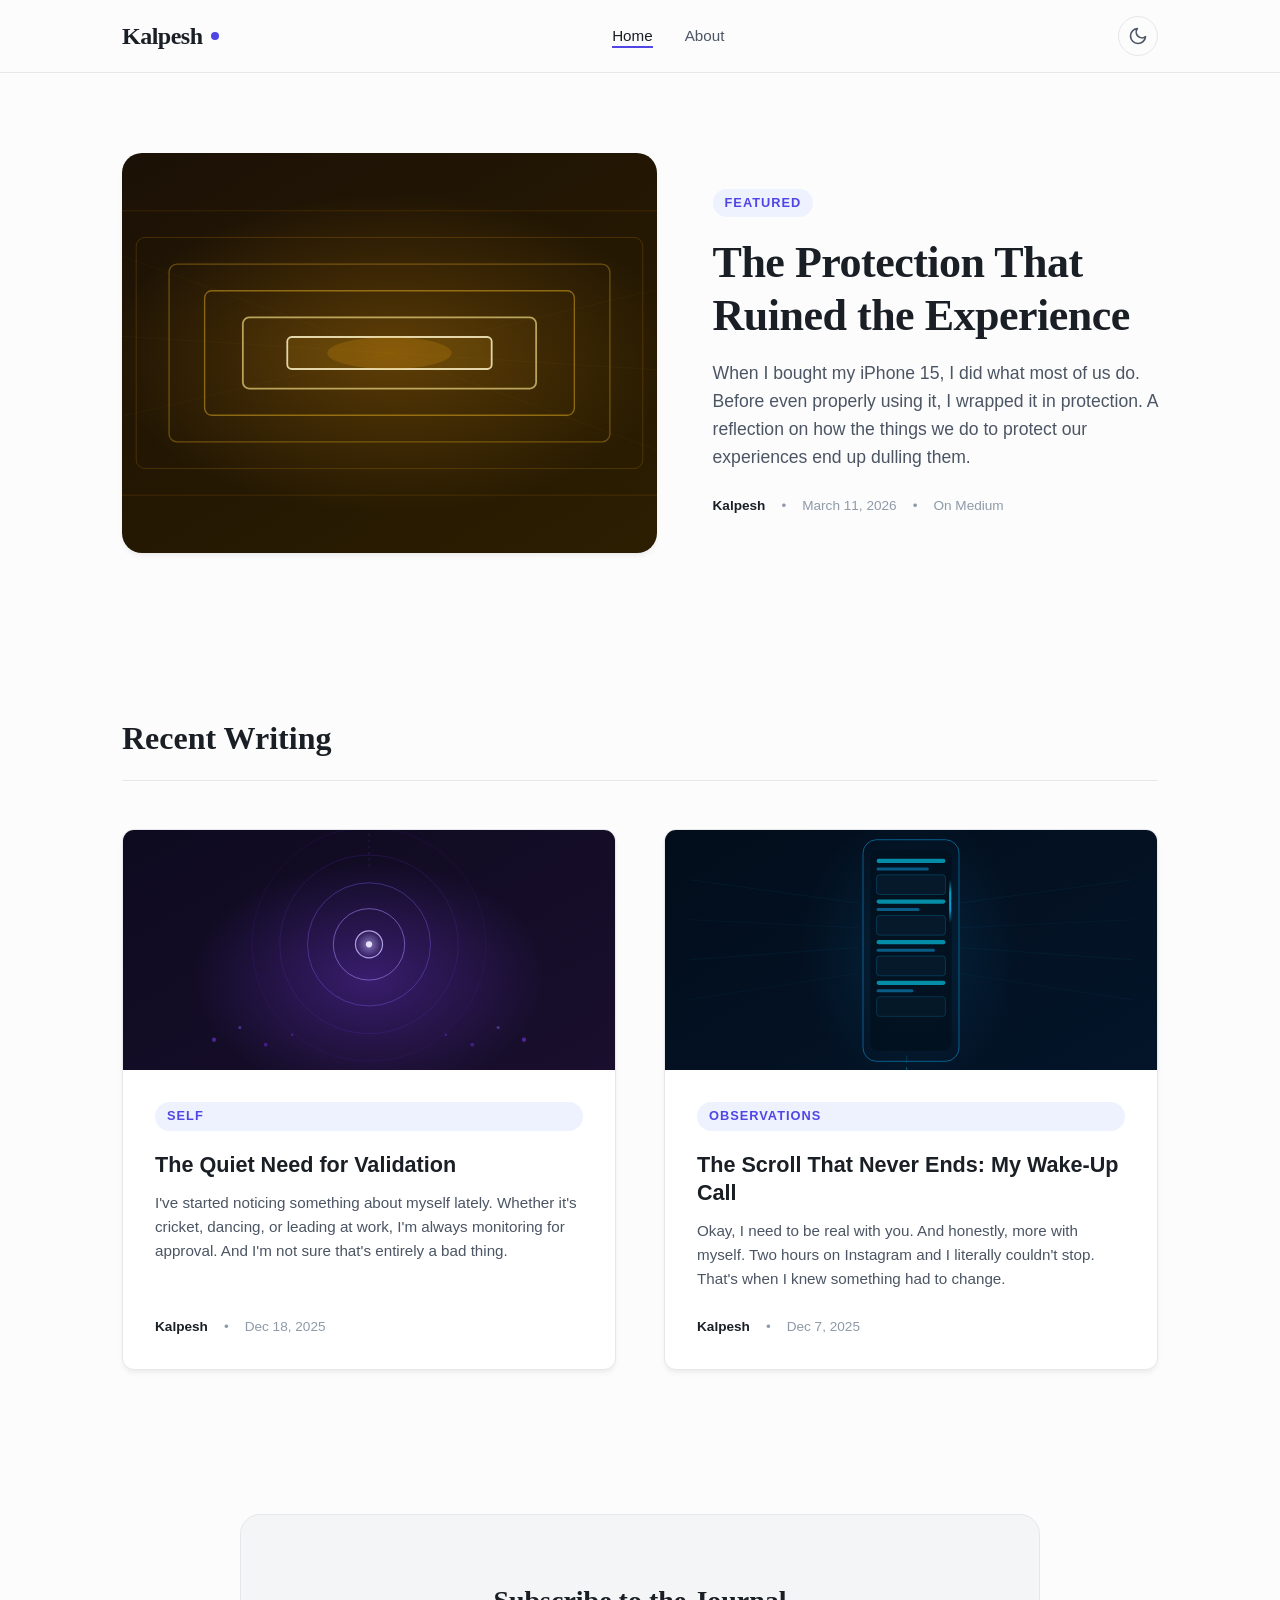
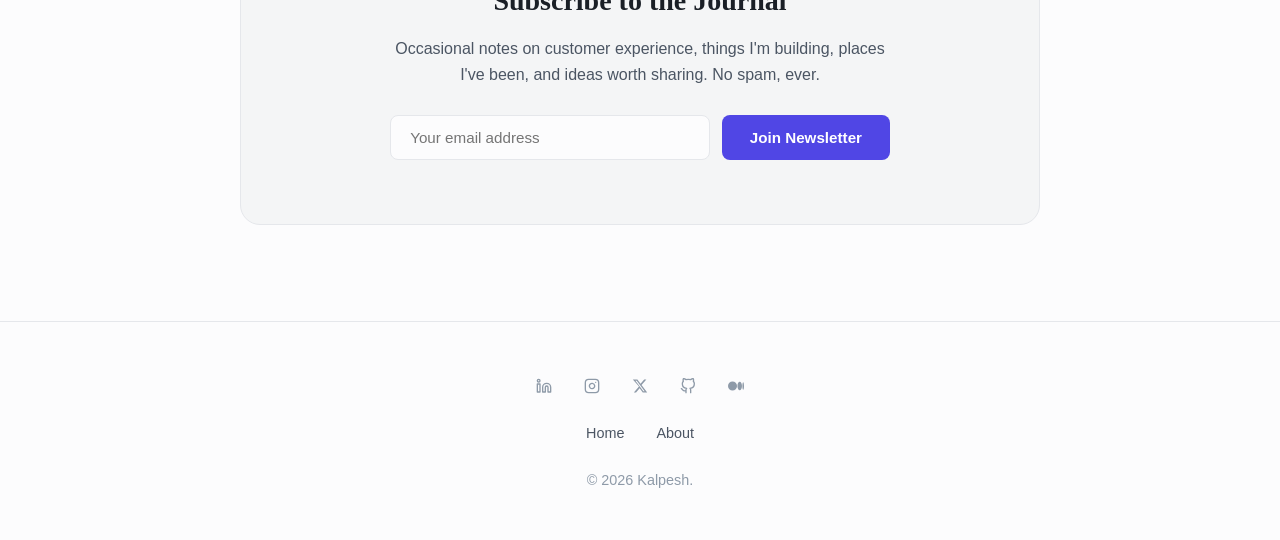
<file: index.html>
<!DOCTYPE html>
<html lang="en" data-theme="light">
<head>
    <meta charset="UTF-8">
    <meta name="viewport" content="width=device-width, initial-scale=1.0">
    <meta http-equiv="Content-Security-Policy" content="default-src 'self'; style-src 'self' 'unsafe-inline'; script-src 'self'; img-src 'self' data:; font-src 'self'; form-action 'self'; object-src 'none'; base-uri 'self';">
    <meta name="referrer" content="strict-origin-when-cross-origin">
    <title>Kalpesh Gohil — Journal</title>
    <meta name="description" content="A personal space where I write about customer experience, vibe coding, travel, and lessons from everyday life.">
    
    <!-- CSS Stylesheet -->
    <link rel="icon" type="image/svg+xml" href="favicon.svg">
    <link rel="stylesheet" href="css/style.css">
</head>
<body>

    <!-- Header & Navigation -->
    <header>
        <div class="container nav-container">
            <a href="index.html" class="logo" id="header-logo">
                Kalpesh<span class="logo-dot"></span>
            </a>
            
            <nav>
                <ul class="nav-links">
                    <li><a href="index.html" class="active">Home</a></li>
                    <li><a href="about.html">About</a></li>
                </ul>
            </nav>
            
            <div class="controls">
                <button class="theme-btn" id="theme-toggle" aria-label="Toggle theme">
                    <!-- Sun Icon (for dark theme) -->
                    <svg class="sun-icon" viewBox="0 0 24 24">
                        <circle cx="12" cy="12" r="5"></circle>
                        <line x1="12" y1="1" x2="12" y2="3"></line>
                        <line x1="12" y1="21" x2="12" y2="23"></line>
                        <line x1="4.22" y1="4.22" x2="5.64" y2="5.64"></line>
                        <line x1="18.36" y1="18.36" x2="19.78" y2="19.78"></line>
                        <line x1="1" y1="12" x2="3" y2="12"></line>
                        <line x1="21" y1="12" x2="23" y2="12"></line>
                        <line x1="4.22" y1="19.78" x2="5.64" y2="18.36"></line>
                        <line x1="18.36" y1="5.64" x2="19.78" y2="4.22"></line>
                    </svg>
                    <!-- Moon Icon (for light theme) -->
                    <svg class="moon-icon" viewBox="0 0 24 24">
                        <path d="M21 12.79A9 9 0 1 1 11.21 3 7 7 0 0 0 21 12.79z"></path>
                    </svg>
                </button>
            </div>
        </div>
    </header>

    <!-- Main Content -->
    <main class="container">
        
        <!-- Featured/Hero Section -->
        <section class="section" id="featured-section">
            <div class="hero-wrapper">
                <div class="hero-img-box">
                    <a href="posts/getting-started.html">
                        <img src="images/img-protection.svg" alt="The Protection That Ruined the Experience" id="featured-img">
                    </a>
                </div>
                <div class="hero-content">
                    <span class="post-meta-tag">Featured</span>
                    <h1><a href="posts/getting-started.html">The Protection That Ruined the Experience</a></h1>
                    <p>When I bought my iPhone 15, I did what most of us do. Before even properly using it, I wrapped it in protection. A reflection on how the things we do to protect our experiences end up dulling them.</p>
                    <div class="meta-info">
                        <span class="meta-author">Kalpesh</span>
                        <span class="meta-dot">&bull;</span>
                        <span class="meta-date">March 11, 2026</span>
                        <span class="meta-dot">&bull;</span>
                        <span class="meta-read">On Medium</span>
                    </div>
                </div>
            </div>
        </section>

        <!-- Grid Section for Recent Posts -->
        <section class="section" id="recent-posts-section">
            <div class="section-title-wrap">
                <h2 class="section-title">Recent Writing</h2>
            </div>
            
            <div class="posts-grid">
                <!-- Post 1 -->
                <article class="post-card" id="post-card-1">
                    <div class="card-img-box">
                        <a href="posts/designing-future.html">
                            <img src="images/img-validation.svg" alt="The Quiet Need for Validation" id="post-img-1">
                        </a>
                    </div>
                    <div class="card-body">
                        <span class="post-meta-tag">Self</span>
                        <h3><a href="posts/designing-future.html">The Quiet Need for Validation</a></h3>
                        <p>I've started noticing something about myself lately. Whether it's cricket, dancing, or leading at work, I'm always monitoring for approval. And I'm not sure that's entirely a bad thing.</p>
                        <div class="meta-info">
                            <span class="meta-author">Kalpesh</span>
                            <span class="meta-dot">&bull;</span>
                            <span class="meta-date">Dec 18, 2025</span>
                        </div>
                    </div>
                </article>

                <!-- Post 2 -->
                <article class="post-card" id="post-card-2">
                    <div class="card-img-box">
                        <a href="posts/mindful-coding.html">
                            <img src="images/img-scroll.svg" alt="The Scroll That Never Ends" id="post-img-2">
                        </a>
                    </div>
                    <div class="card-body">
                        <span class="post-meta-tag">Observations</span>
                        <h3><a href="posts/mindful-coding.html">The Scroll That Never Ends: My Wake-Up Call</a></h3>
                        <p>Okay, I need to be real with you. And honestly, more with myself. Two hours on Instagram and I literally couldn't stop. That's when I knew something had to change.</p>
                        <div class="meta-info">
                            <span class="meta-author">Kalpesh</span>
                            <span class="meta-dot">&bull;</span>
                            <span class="meta-date">Dec 7, 2025</span>
                        </div>
                    </div>
                </article>
            </div>
        </section>

        <!-- Newsletter Subscription -->
        <section class="newsletter-section" id="newsletter-section">
            <h3>Subscribe to the Journal</h3>
            <p>Occasional notes on customer experience, things I'm building, places I've been, and ideas worth sharing. No spam, ever.</p>
            <form class="newsletter-form" id="newsletter-form" onsubmit="event.preventDefault(); alert('Thanks for subscribing!'); this.reset();">
                <input type="email" class="newsletter-input" placeholder="Your email address" required aria-label="Email Address">
                <button type="submit" class="btn-primary">Join Newsletter</button>
            </form>
        </section>
        
    </main>

    <!-- Footer -->
    <footer>
        <div class="container">
            <div class="footer-social">
                <a href="https://in.linkedin.com/in/kalpesh-gohil-1b523165" target="_blank" rel="noopener" aria-label="LinkedIn">
                    <svg viewBox="0 0 24 24" fill="none" stroke="currentColor" stroke-width="2" stroke-linecap="round" stroke-linejoin="round"><path d="M16 8a6 6 0 0 1 6 6v7h-4v-7a2 2 0 0 0-2-2 2 2 0 0 0-2 2v7h-4v-7a6 6 0 0 1 6-6z"/><rect x="2" y="9" width="4" height="12"/><circle cx="4" cy="4" r="2"/></svg>
                </a>
                <a href="https://www.instagram.com/kalpeshgohil21/" target="_blank" rel="noopener" aria-label="Instagram">
                    <svg viewBox="0 0 24 24" fill="none" stroke="currentColor" stroke-width="2" stroke-linecap="round" stroke-linejoin="round"><rect x="2" y="2" width="20" height="20" rx="5" ry="5"/><path d="M16 11.37A4 4 0 1 1 12.63 8 4 4 0 0 1 16 11.37z"/><line x1="17.5" y1="6.5" x2="17.51" y2="6.5"/></svg>
                </a>
                <a href="https://x.com/kgohil2110" target="_blank" rel="noopener" aria-label="X (Twitter)">
                    <svg viewBox="0 0 24 24" fill="currentColor"><path d="M18.244 2.25h3.308l-7.227 8.26 8.502 11.24H16.17l-4.714-6.231-5.401 6.231H2.748l7.73-8.835L1.254 2.25H8.08l4.713 6.231zm-1.161 17.52h1.833L7.084 4.126H5.117z"/></svg>
                </a>
                <a href="https://github.com/kalpesh211089" target="_blank" rel="noopener" aria-label="GitHub">
                    <svg viewBox="0 0 24 24" fill="none" stroke="currentColor" stroke-width="2" stroke-linecap="round" stroke-linejoin="round"><path d="M9 19c-5 1.5-5-2.5-7-3m14 6v-3.87a3.37 3.37 0 0 0-.94-2.61c3.14-.35 6.44-1.54 6.44-7A5.44 5.44 0 0 0 20 4.77 5.07 5.07 0 0 0 19.91 1S18.73.65 16 2.48a13.38 13.38 0 0 0-7 0C6.27.65 5.09 1 5.09 1A5.07 5.07 0 0 0 5 4.77a5.44 5.44 0 0 0-1.5 3.78c0 5.42 3.3 6.61 6.44 7A3.37 3.37 0 0 0 9 18.13V22"/></svg>
                </a>
                <a href="https://medium.com/@kalpesh.gohil.21" target="_blank" rel="noopener" aria-label="Medium">
                    <svg viewBox="0 0 24 24" fill="currentColor"><path d="M13.54 12a6.8 6.8 0 0 1-6.77 6.82A6.8 6.8 0 0 1 0 12a6.8 6.8 0 0 1 6.77-6.82A6.8 6.8 0 0 1 13.54 12zm7.42 0c0 3.54-1.51 6.42-3.38 6.42-1.87 0-3.39-2.88-3.39-6.42s1.52-6.42 3.39-6.42 3.38 2.88 3.38 6.42M24 12c0 3.17-.53 5.75-1.19 5.75-.66 0-1.19-2.58-1.19-5.75s.53-5.75 1.19-5.75C23.47 6.25 24 8.83 24 12z"/></svg>
                </a>
            </div>
            <ul class="footer-links">
                <li><a href="index.html">Home</a></li>
                <li><a href="about.html">About</a></li>
            </ul>
            <p>&copy; 2026 Kalpesh.</p>
        </div>
    </footer>

    <!-- JS Logic -->
    <script src="js/main.js"></script>
</body>
</html>
</file>
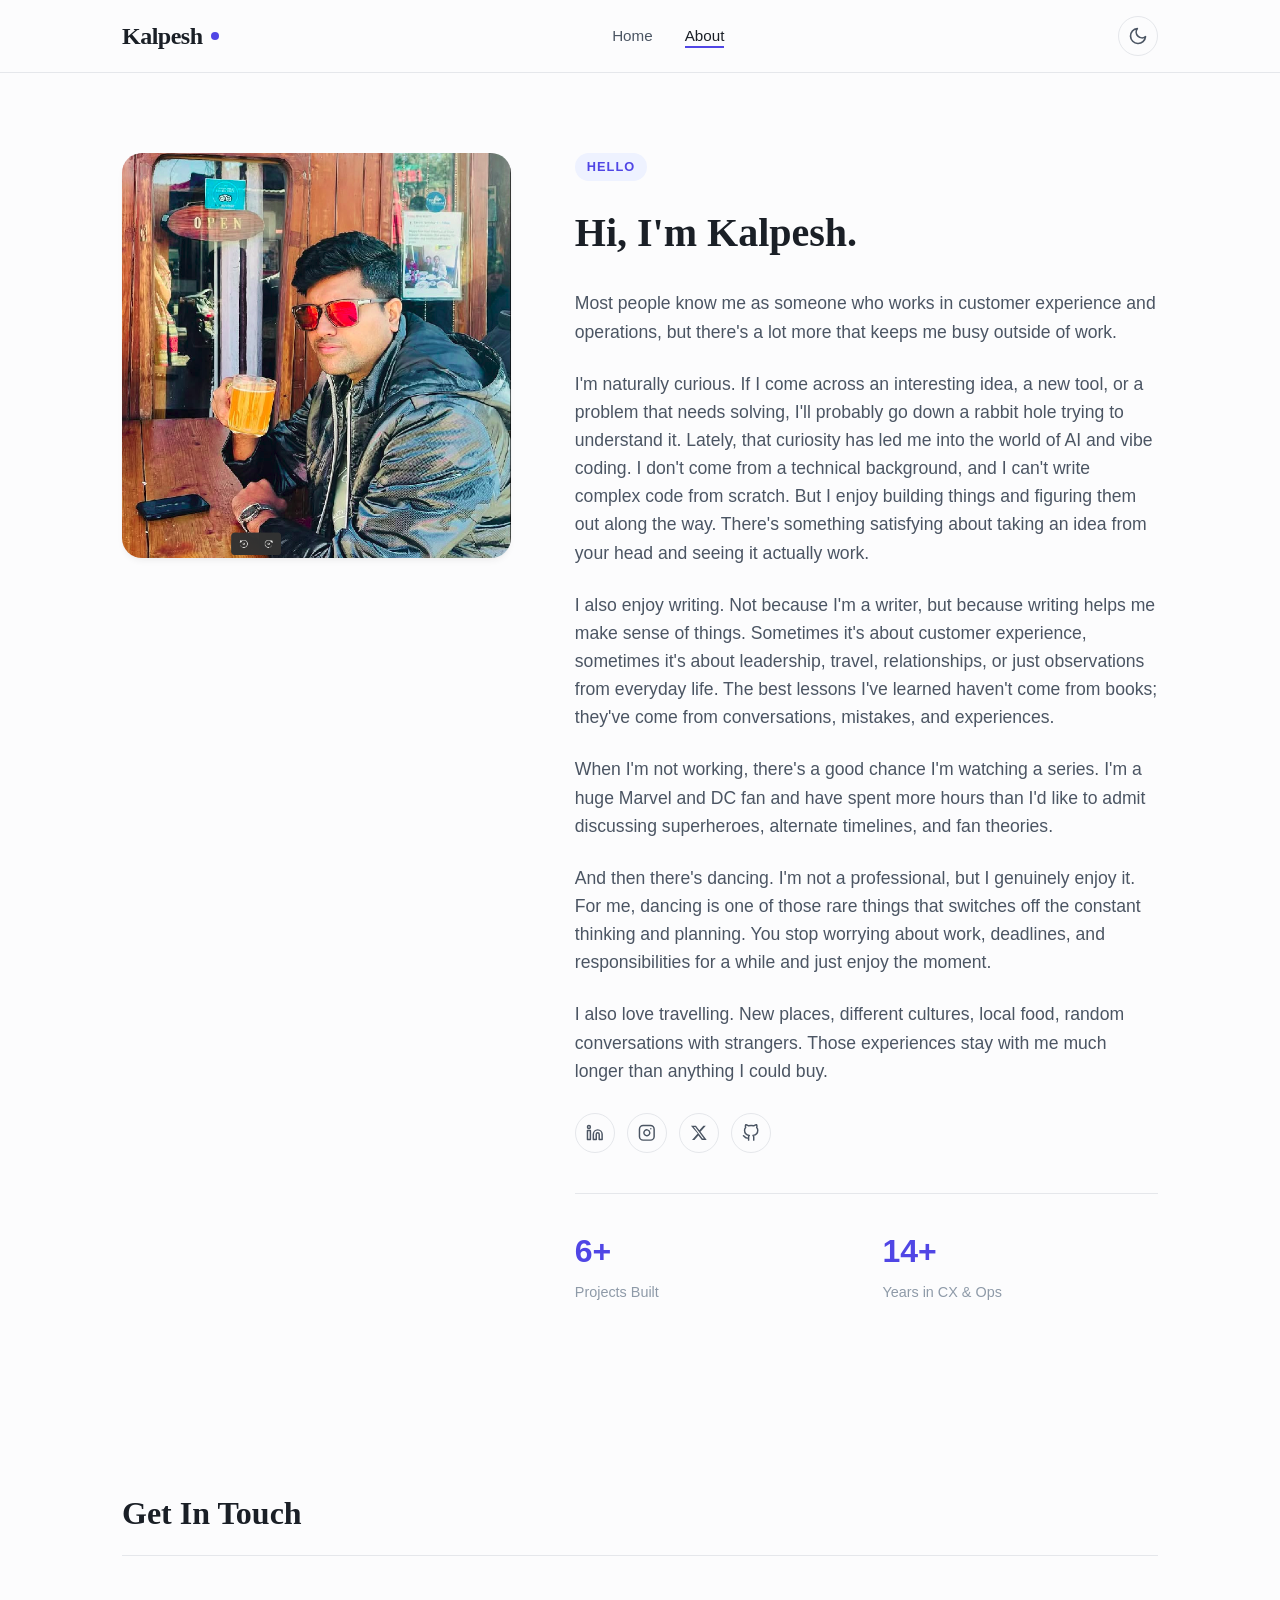
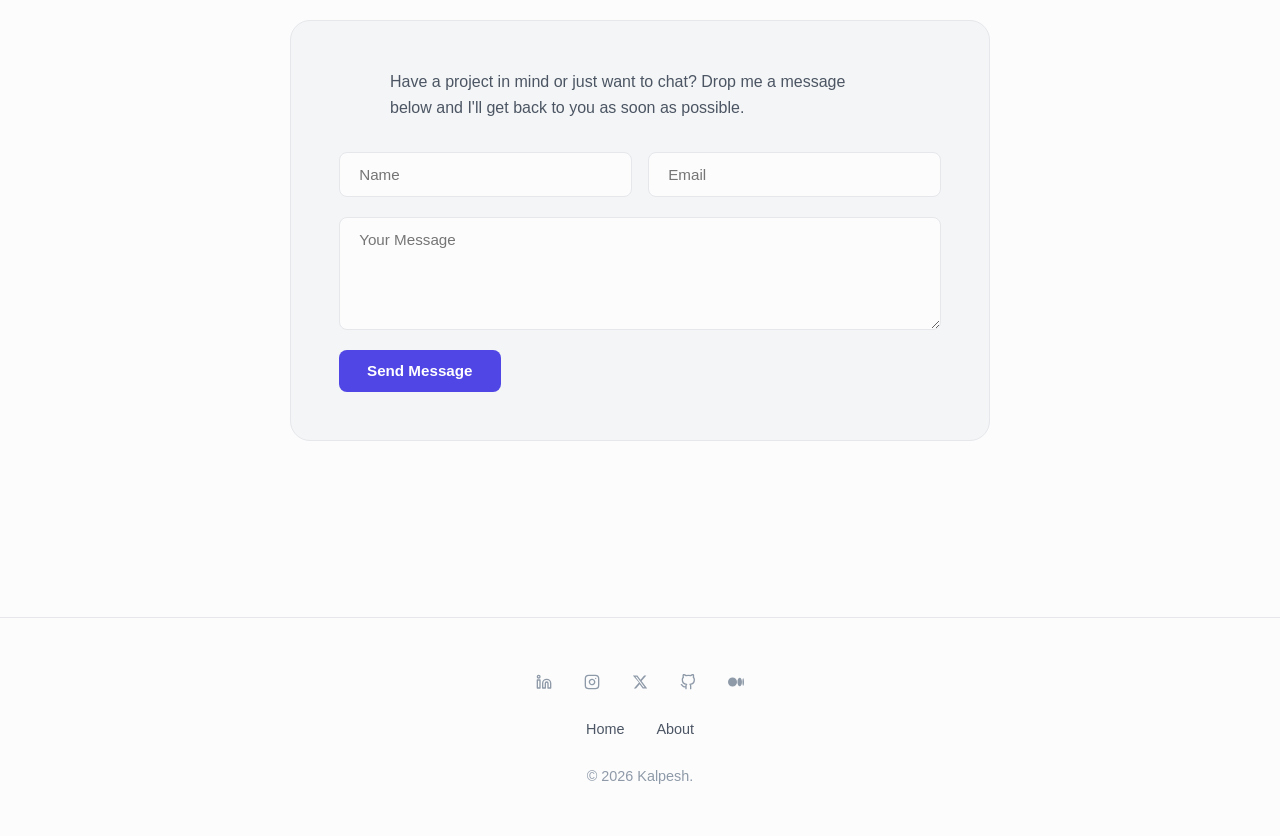
<file: about.html>
<!DOCTYPE html>
<html lang="en" data-theme="light">
<head>
    <meta charset="UTF-8">
    <meta name="viewport" content="width=device-width, initial-scale=1.0">
    <meta http-equiv="Content-Security-Policy" content="default-src 'self'; style-src 'self' 'unsafe-inline'; script-src 'self'; img-src 'self' data:; font-src 'self'; form-action 'self'; object-src 'none'; base-uri 'self';">
    <meta name="referrer" content="strict-origin-when-cross-origin">
    <title>About Me — Kalpesh Gohil</title>
    <meta name="description" content="Customer experience professional, curious builder, occasional writer. I work in CX & ops, explore AI and vibe coding, and write about what I learn along the way.">
    
    <!-- CSS Stylesheet -->
    <link rel="icon" type="image/svg+xml" href="favicon.svg">
    <link rel="stylesheet" href="css/style.css">
</head>
<body>

    <!-- Header & Navigation -->
    <header>
        <div class="container nav-container">
            <a href="index.html" class="logo" id="header-logo">
                Kalpesh<span class="logo-dot"></span>
            </a>
            
            <nav>
                <ul class="nav-links">
                    <li><a href="index.html">Home</a></li>
                    <li><a href="about.html" class="active">About</a></li>
                </ul>
            </nav>
            
            <div class="controls">
                <button class="theme-btn" id="theme-toggle" aria-label="Toggle theme">
                    <svg class="sun-icon" viewBox="0 0 24 24">
                        <circle cx="12" cy="12" r="5"></circle>
                        <line x1="12" y1="1" x2="12" y2="3"></line>
                        <line x1="12" y1="21" x2="12" y2="23"></line>
                        <line x1="4.22" y1="4.22" x2="5.64" y2="5.64"></line>
                        <line x1="18.36" y1="18.36" x2="19.78" y2="19.78"></line>
                        <line x1="1" y1="12" x2="3" y2="12"></line>
                        <line x1="21" y1="12" x2="23" y2="12"></line>
                        <line x1="4.22" y1="19.78" x2="5.64" y2="18.36"></line>
                        <line x1="18.36" y1="5.64" x2="19.78" y2="4.22"></line>
                    </svg>
                    <svg class="moon-icon" viewBox="0 0 24 24">
                        <path d="M21 12.79A9 9 0 1 1 11.21 3 7 7 0 0 0 21 12.79z"></path>
                    </svg>
                </button>
            </div>
        </div>
    </header>

    <!-- Main Content -->
    <main class="container">
        <section class="section" id="about-section">
            <div class="about-wrapper">
                <div class="about-img-box">
                    <img src="images/about.jpg" alt="Kalpesh profile avatar" id="about-img">
                </div>
                
                <div class="about-content">
                    <span class="post-meta-tag">Hello</span>
                    <h2>Hi, I'm Kalpesh.</h2>
                    <p>Most people know me as someone who works in customer experience and operations, but there's a lot more that keeps me busy outside of work.</p>
                    <p>I'm naturally curious. If I come across an interesting idea, a new tool, or a problem that needs solving, I'll probably go down a rabbit hole trying to understand it. Lately, that curiosity has led me into the world of AI and vibe coding. I don't come from a technical background, and I can't write complex code from scratch. But I enjoy building things and figuring them out along the way. There's something satisfying about taking an idea from your head and seeing it actually work.</p>
                    <p>I also enjoy writing. Not because I'm a writer, but because writing helps me make sense of things. Sometimes it's about customer experience, sometimes it's about leadership, travel, relationships, or just observations from everyday life. The best lessons I've learned haven't come from books; they've come from conversations, mistakes, and experiences.</p>
                    <p>When I'm not working, there's a good chance I'm watching a series. I'm a huge Marvel and DC fan and have spent more hours than I'd like to admit discussing superheroes, alternate timelines, and fan theories.</p>
                    <p>And then there's dancing. I'm not a professional, but I genuinely enjoy it. For me, dancing is one of those rare things that switches off the constant thinking and planning. You stop worrying about work, deadlines, and responsibilities for a while and just enjoy the moment.</p>
                    <p>I also love travelling. New places, different cultures, local food, random conversations with strangers. Those experiences stay with me much longer than anything I could buy.</p>

                    <div class="social-links">
                        <a href="https://in.linkedin.com/in/kalpesh-gohil-1b523165" target="_blank" rel="noopener" aria-label="LinkedIn">
                            <svg viewBox="0 0 24 24" fill="none" stroke="currentColor" stroke-width="2" stroke-linecap="round" stroke-linejoin="round">
                                <path d="M16 8a6 6 0 0 1 6 6v7h-4v-7a2 2 0 0 0-2-2 2 2 0 0 0-2 2v7h-4v-7a6 6 0 0 1 6-6z"/>
                                <rect x="2" y="9" width="4" height="12"/><circle cx="4" cy="4" r="2"/>
                            </svg>
                        </a>
                        <a href="https://www.instagram.com/kalpeshgohil21/" target="_blank" rel="noopener" aria-label="Instagram">
                            <svg viewBox="0 0 24 24" fill="none" stroke="currentColor" stroke-width="2" stroke-linecap="round" stroke-linejoin="round">
                                <rect x="2" y="2" width="20" height="20" rx="5" ry="5"/>
                                <path d="M16 11.37A4 4 0 1 1 12.63 8 4 4 0 0 1 16 11.37z"/>
                                <line x1="17.5" y1="6.5" x2="17.51" y2="6.5"/>
                            </svg>
                        </a>
                        <a href="https://x.com/kgohil2110" target="_blank" rel="noopener" aria-label="X (Twitter)">
                            <svg viewBox="0 0 24 24" fill="currentColor">
                                <path d="M18.244 2.25h3.308l-7.227 8.26 8.502 11.24H16.17l-4.714-6.231-5.401 6.231H2.748l7.73-8.835L1.254 2.25H8.08l4.713 6.231zm-1.161 17.52h1.833L7.084 4.126H5.117z"/>
                            </svg>
                        </a>
                        <a href="https://github.com/kalpesh211089" target="_blank" rel="noopener" aria-label="GitHub">
                            <svg viewBox="0 0 24 24" fill="none" stroke="currentColor" stroke-width="2" stroke-linecap="round" stroke-linejoin="round">
                                <path d="M9 19c-5 1.5-5-2.5-7-3m14 6v-3.87a3.37 3.37 0 0 0-.94-2.61c3.14-.35 6.44-1.54 6.44-7A5.44 5.44 0 0 0 20 4.77 5.07 5.07 0 0 0 19.91 1S18.73.65 16 2.48a13.38 13.38 0 0 0-7 0C6.27.65 5.09 1 5.09 1A5.07 5.07 0 0 0 5 4.77a5.44 5.44 0 0 0-1.5 3.78c0 5.42 3.3 6.61 6.44 7A3.37 3.37 0 0 0 9 18.13V22"/>
                            </svg>
                        </a>
                    </div>

                    <div class="about-stats">
                        <div class="stat-item">
                            <h4 id="stat-projects"><a href="https://github.com/kalpesh211089" target="_blank" rel="noopener">6+</a></h4>
                            <p>Projects Built</p>
                        </div>
                        <div class="stat-item">
                            <h4 id="stat-cx">14+</h4>
                            <p>Years in CX & Ops</p>
                        </div>
                    </div>
                </div>
            </div>
        </section>
        
        <!-- Contact Form Section -->
        <section class="section" id="contact-section">
            <div class="section-title-wrap">
                <h2 class="section-title">Get In Touch</h2>
            </div>
            
            <div class="newsletter-section" style="max-width: 700px; text-align: left; padding: 3rem;">
                <p style="margin-bottom: 2rem;">Have a project in mind or just want to chat? Drop me a message below and I'll get back to you as soon as possible.</p>
                
                <form id="contact-form" onsubmit="event.preventDefault(); alert('Message sent successfully!'); this.reset();" style="display: flex; flex-direction: column; gap: 1.25rem;">
                    <div style="display: grid; grid-template-columns: 1fr 1fr; gap: 1rem;">
                        <input type="text" class="newsletter-input" id="contact-name" placeholder="Name" required style="width: 100%;">
                        <input type="email" class="newsletter-input" id="contact-email" placeholder="Email" required style="width: 100%;">
                    </div>
                    <textarea class="newsletter-input" id="contact-message" placeholder="Your Message" rows="5" required style="width: 100%; font-family: var(--font-sans); resize: vertical;"></textarea>
                    <button type="submit" class="btn-primary" style="align-self: flex-start;">Send Message</button>
                </form>
            </div>
        </section>
    </main>

    <!-- Footer -->
    <footer>
        <div class="container">
            <div class="footer-social">
                <a href="https://in.linkedin.com/in/kalpesh-gohil-1b523165" target="_blank" rel="noopener" aria-label="LinkedIn">
                    <svg viewBox="0 0 24 24" fill="none" stroke="currentColor" stroke-width="2" stroke-linecap="round" stroke-linejoin="round"><path d="M16 8a6 6 0 0 1 6 6v7h-4v-7a2 2 0 0 0-2-2 2 2 0 0 0-2 2v7h-4v-7a6 6 0 0 1 6-6z"/><rect x="2" y="9" width="4" height="12"/><circle cx="4" cy="4" r="2"/></svg>
                </a>
                <a href="https://www.instagram.com/kalpeshgohil21/" target="_blank" rel="noopener" aria-label="Instagram">
                    <svg viewBox="0 0 24 24" fill="none" stroke="currentColor" stroke-width="2" stroke-linecap="round" stroke-linejoin="round"><rect x="2" y="2" width="20" height="20" rx="5" ry="5"/><path d="M16 11.37A4 4 0 1 1 12.63 8 4 4 0 0 1 16 11.37z"/><line x1="17.5" y1="6.5" x2="17.51" y2="6.5"/></svg>
                </a>
                <a href="https://x.com/kgohil2110" target="_blank" rel="noopener" aria-label="X (Twitter)">
                    <svg viewBox="0 0 24 24" fill="currentColor"><path d="M18.244 2.25h3.308l-7.227 8.26 8.502 11.24H16.17l-4.714-6.231-5.401 6.231H2.748l7.73-8.835L1.254 2.25H8.08l4.713 6.231zm-1.161 17.52h1.833L7.084 4.126H5.117z"/></svg>
                </a>
                <a href="https://github.com/kalpesh211089" target="_blank" rel="noopener" aria-label="GitHub">
                    <svg viewBox="0 0 24 24" fill="none" stroke="currentColor" stroke-width="2" stroke-linecap="round" stroke-linejoin="round"><path d="M9 19c-5 1.5-5-2.5-7-3m14 6v-3.87a3.37 3.37 0 0 0-.94-2.61c3.14-.35 6.44-1.54 6.44-7A5.44 5.44 0 0 0 20 4.77 5.07 5.07 0 0 0 19.91 1S18.73.65 16 2.48a13.38 13.38 0 0 0-7 0C6.27.65 5.09 1 5.09 1A5.07 5.07 0 0 0 5 4.77a5.44 5.44 0 0 0-1.5 3.78c0 5.42 3.3 6.61 6.44 7A3.37 3.37 0 0 0 9 18.13V22"/></svg>
                </a>
                <a href="https://medium.com/@kalpesh.gohil.21" target="_blank" rel="noopener" aria-label="Medium">
                    <svg viewBox="0 0 24 24" fill="currentColor"><path d="M13.54 12a6.8 6.8 0 0 1-6.77 6.82A6.8 6.8 0 0 1 0 12a6.8 6.8 0 0 1 6.77-6.82A6.8 6.8 0 0 1 13.54 12zm7.42 0c0 3.54-1.51 6.42-3.38 6.42-1.87 0-3.39-2.88-3.39-6.42s1.52-6.42 3.39-6.42 3.38 2.88 3.38 6.42M24 12c0 3.17-.53 5.75-1.19 5.75-.66 0-1.19-2.58-1.19-5.75s.53-5.75 1.19-5.75C23.47 6.25 24 8.83 24 12z"/></svg>
                </a>
            </div>
            <ul class="footer-links">
                <li><a href="index.html">Home</a></li>
                <li><a href="about.html">About</a></li>
            </ul>
            <p>&copy; 2026 Kalpesh.</p>
        </div>
    </footer>

    <!-- JS Logic -->
    <script src="js/main.js"></script>
</body>
</html>
</file>
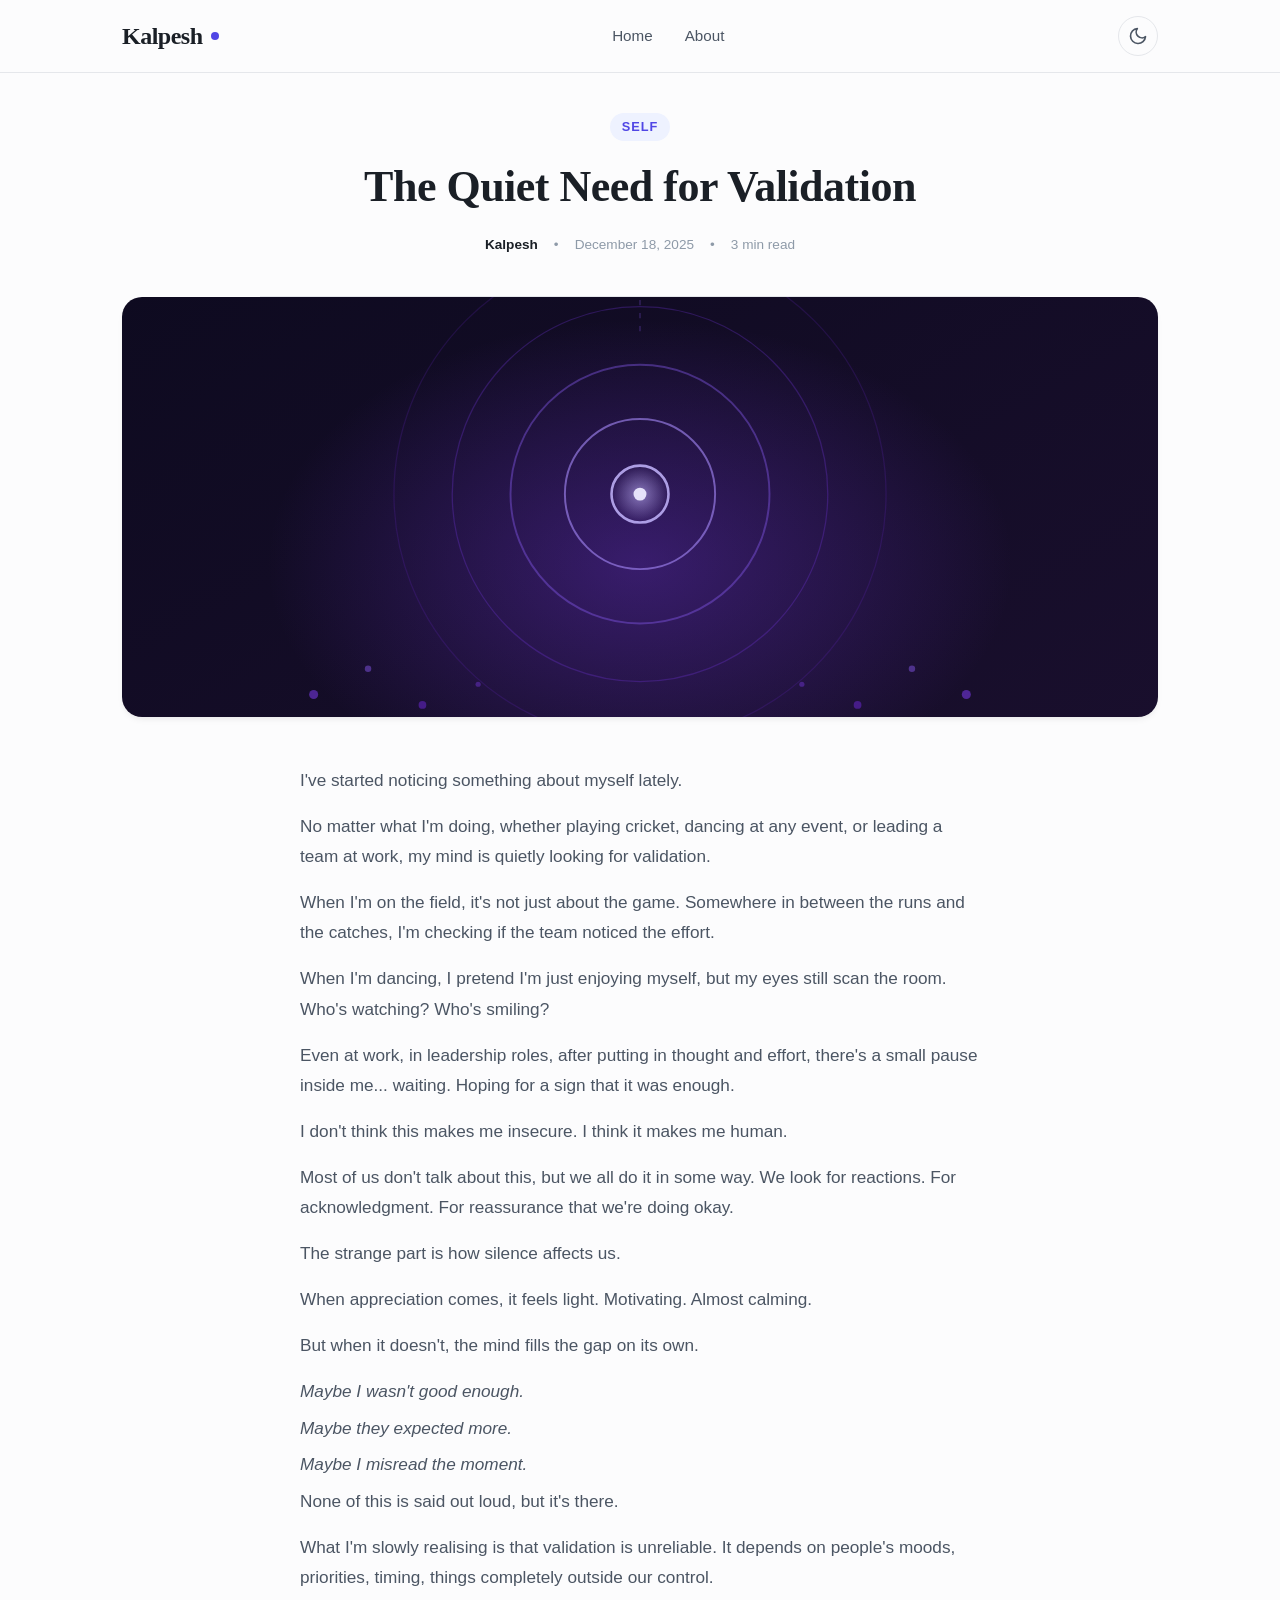
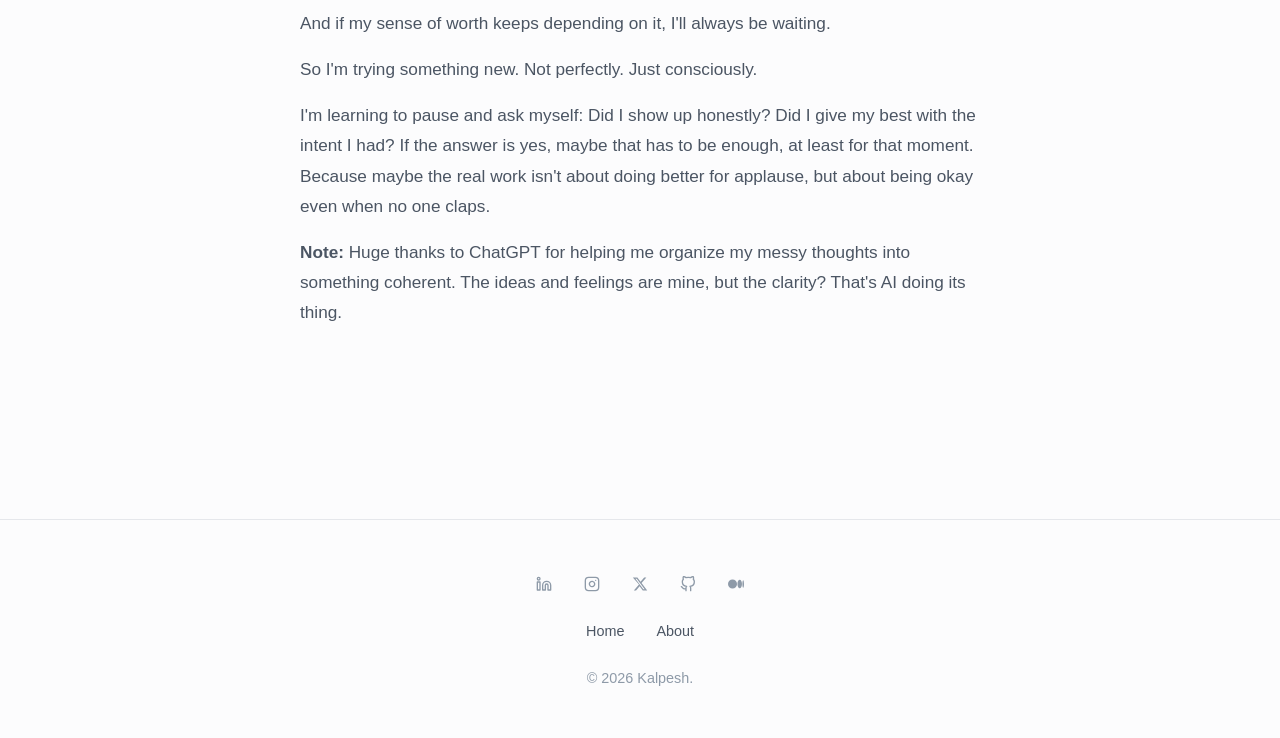
<file: posts/designing-future.html>
<!DOCTYPE html>
<html lang="en" data-theme="light">
<head>
    <meta charset="UTF-8">
    <meta name="viewport" content="width=device-width, initial-scale=1.0">
    <meta http-equiv="Content-Security-Policy" content="default-src 'self'; style-src 'self' 'unsafe-inline'; script-src 'self'; img-src 'self' data:; font-src 'self'; form-action 'self'; object-src 'none'; base-uri 'self';">
    <meta name="referrer" content="strict-origin-when-cross-origin">
    <title>The Quiet Need for Validation — Kalpesh Gohil</title>
    <meta name="description" content="No matter what I'm doing, my mind is quietly looking for validation. A personal reflection on the universal human need for acknowledgment and learning to be okay when no one claps.">
    <link rel="icon" type="image/svg+xml" href="../favicon.svg">
    <link rel="stylesheet" href="../css/style.css">
</head>
<body>

    <header>
        <div class="container nav-container">
            <a href="../index.html" class="logo" id="header-logo">
                Kalpesh<span class="logo-dot"></span>
            </a>
            <nav>
                <ul class="nav-links">
                    <li><a href="../index.html">Home</a></li>
                    <li><a href="../about.html">About</a></li>
                </ul>
            </nav>
            <div class="controls">
                <button class="theme-btn" id="theme-toggle" aria-label="Toggle theme">
                    <svg class="sun-icon" viewBox="0 0 24 24">
                        <circle cx="12" cy="12" r="5"></circle>
                        <line x1="12" y1="1" x2="12" y2="3"></line><line x1="12" y1="21" x2="12" y2="23"></line>
                        <line x1="4.22" y1="4.22" x2="5.64" y2="5.64"></line><line x1="18.36" y1="18.36" x2="19.78" y2="19.78"></line>
                        <line x1="1" y1="12" x2="3" y2="12"></line><line x1="21" y1="12" x2="23" y2="12"></line>
                        <line x1="4.22" y1="19.78" x2="5.64" y2="18.36"></line><line x1="18.36" y1="5.64" x2="19.78" y2="4.22"></line>
                    </svg>
                    <svg class="moon-icon" viewBox="0 0 24 24">
                        <path d="M21 12.79A9 9 0 1 1 11.21 3 7 7 0 0 0 21 12.79z"></path>
                    </svg>
                </button>
            </div>
        </div>
    </header>

    <main class="container">
        <article class="section" id="article-section">

            <header class="article-header">
                <span class="post-meta-tag">Self</span>
                <h1 id="article-title">The Quiet Need for Validation</h1>
                <div class="meta-info">
                    <span class="meta-author">Kalpesh</span>
                    <span class="meta-dot">&bull;</span>
                    <span class="meta-date">December 18, 2025</span>
                    <span class="meta-dot">&bull;</span>
                    <span class="meta-read">3 min read</span>
                </div>
            </header>

            <div class="article-hero-img">
                <img src="../images/img-validation.svg" alt="Quiet need for validation abstract" id="article-hero-image">
            </div>

            <div class="article-body" id="article-content">
                <p>I've started noticing something about myself lately.</p>

                <p>No matter what I'm doing, whether playing cricket, dancing at any event, or leading a team at work, my mind is quietly looking for validation.</p>

                <p>When I'm on the field, it's not just about the game. Somewhere in between the runs and the catches, I'm checking if the team noticed the effort.</p>

                <p>When I'm dancing, I pretend I'm just enjoying myself, but my eyes still scan the room. Who's watching? Who's smiling?</p>

                <p>Even at work, in leadership roles, after putting in thought and effort, there's a small pause inside me... waiting. Hoping for a sign that it was enough.</p>

                <p>I don't think this makes me insecure. I think it makes me human.</p>

                <p>Most of us don't talk about this, but we all do it in some way. We look for reactions. For acknowledgment. For reassurance that we're doing okay.</p>

                <p>The strange part is how silence affects us.</p>

                <p>When appreciation comes, it feels light. Motivating. Almost calming.</p>

                <p>But when it doesn't, the mind fills the gap on its own.</p>

                <p><em>Maybe I wasn't good enough.</em></p>
                <p><em>Maybe they expected more.</em></p>
                <p><em>Maybe I misread the moment.</em></p>

                <p>None of this is said out loud, but it's there.</p>

                <p>What I'm slowly realising is that validation is unreliable. It depends on people's moods, priorities, timing, things completely outside our control.</p>

                <p>And if my sense of worth keeps depending on it, I'll always be waiting.</p>

                <p>So I'm trying something new. Not perfectly. Just consciously.</p>

                <p>I'm learning to pause and ask myself: Did I show up honestly? Did I give my best with the intent I had? If the answer is yes, maybe that has to be enough, at least for that moment. Because maybe the real work isn't about doing better for applause, but about being okay even when no one claps.</p>

                <p><strong>Note:</strong> Huge thanks to ChatGPT for helping me organize my messy thoughts into something coherent. The ideas and feelings are mine, but the clarity? That's AI doing its thing.</p>
            </div>

        </article>
    </main>

    <footer>
        <div class="container">
            <div class="footer-social">
                <a href="https://in.linkedin.com/in/kalpesh-gohil-1b523165" target="_blank" rel="noopener" aria-label="LinkedIn">
                    <svg viewBox="0 0 24 24" fill="none" stroke="currentColor" stroke-width="2" stroke-linecap="round" stroke-linejoin="round"><path d="M16 8a6 6 0 0 1 6 6v7h-4v-7a2 2 0 0 0-2-2 2 2 0 0 0-2 2v7h-4v-7a6 6 0 0 1 6-6z"/><rect x="2" y="9" width="4" height="12"/><circle cx="4" cy="4" r="2"/></svg>
                </a>
                <a href="https://www.instagram.com/kalpeshgohil21/" target="_blank" rel="noopener" aria-label="Instagram">
                    <svg viewBox="0 0 24 24" fill="none" stroke="currentColor" stroke-width="2" stroke-linecap="round" stroke-linejoin="round"><rect x="2" y="2" width="20" height="20" rx="5" ry="5"/><path d="M16 11.37A4 4 0 1 1 12.63 8 4 4 0 0 1 16 11.37z"/><line x1="17.5" y1="6.5" x2="17.51" y2="6.5"/></svg>
                </a>
                <a href="https://x.com/kgohil2110" target="_blank" rel="noopener" aria-label="X (Twitter)">
                    <svg viewBox="0 0 24 24" fill="currentColor"><path d="M18.244 2.25h3.308l-7.227 8.26 8.502 11.24H16.17l-4.714-6.231-5.401 6.231H2.748l7.73-8.835L1.254 2.25H8.08l4.713 6.231zm-1.161 17.52h1.833L7.084 4.126H5.117z"/></svg>
                </a>
                <a href="https://github.com/kalpesh211089" target="_blank" rel="noopener" aria-label="GitHub">
                    <svg viewBox="0 0 24 24" fill="none" stroke="currentColor" stroke-width="2" stroke-linecap="round" stroke-linejoin="round"><path d="M9 19c-5 1.5-5-2.5-7-3m14 6v-3.87a3.37 3.37 0 0 0-.94-2.61c3.14-.35 6.44-1.54 6.44-7A5.44 5.44 0 0 0 20 4.77 5.07 5.07 0 0 0 19.91 1S18.73.65 16 2.48a13.38 13.38 0 0 0-7 0C6.27.65 5.09 1 5.09 1A5.07 5.07 0 0 0 5 4.77a5.44 5.44 0 0 0-1.5 3.78c0 5.42 3.3 6.61 6.44 7A3.37 3.37 0 0 0 9 18.13V22"/></svg>
                </a>
                <a href="https://medium.com/@kalpesh.gohil.21" target="_blank" rel="noopener" aria-label="Medium">
                    <svg viewBox="0 0 24 24" fill="currentColor"><path d="M13.54 12a6.8 6.8 0 0 1-6.77 6.82A6.8 6.8 0 0 1 0 12a6.8 6.8 0 0 1 6.77-6.82A6.8 6.8 0 0 1 13.54 12zm7.42 0c0 3.54-1.51 6.42-3.38 6.42-1.87 0-3.39-2.88-3.39-6.42s1.52-6.42 3.39-6.42 3.38 2.88 3.38 6.42M24 12c0 3.17-.53 5.75-1.19 5.75-.66 0-1.19-2.58-1.19-5.75s.53-5.75 1.19-5.75C23.47 6.25 24 8.83 24 12z"/></svg>
                </a>
            </div>
            <ul class="footer-links">
                <li><a href="../index.html">Home</a></li>
                <li><a href="../about.html">About</a></li>
            </ul>
            <p>&copy; 2026 Kalpesh.</p>
        </div>
    </footer>

    <script src="../js/main.js"></script>
</body>
</html>
</file>
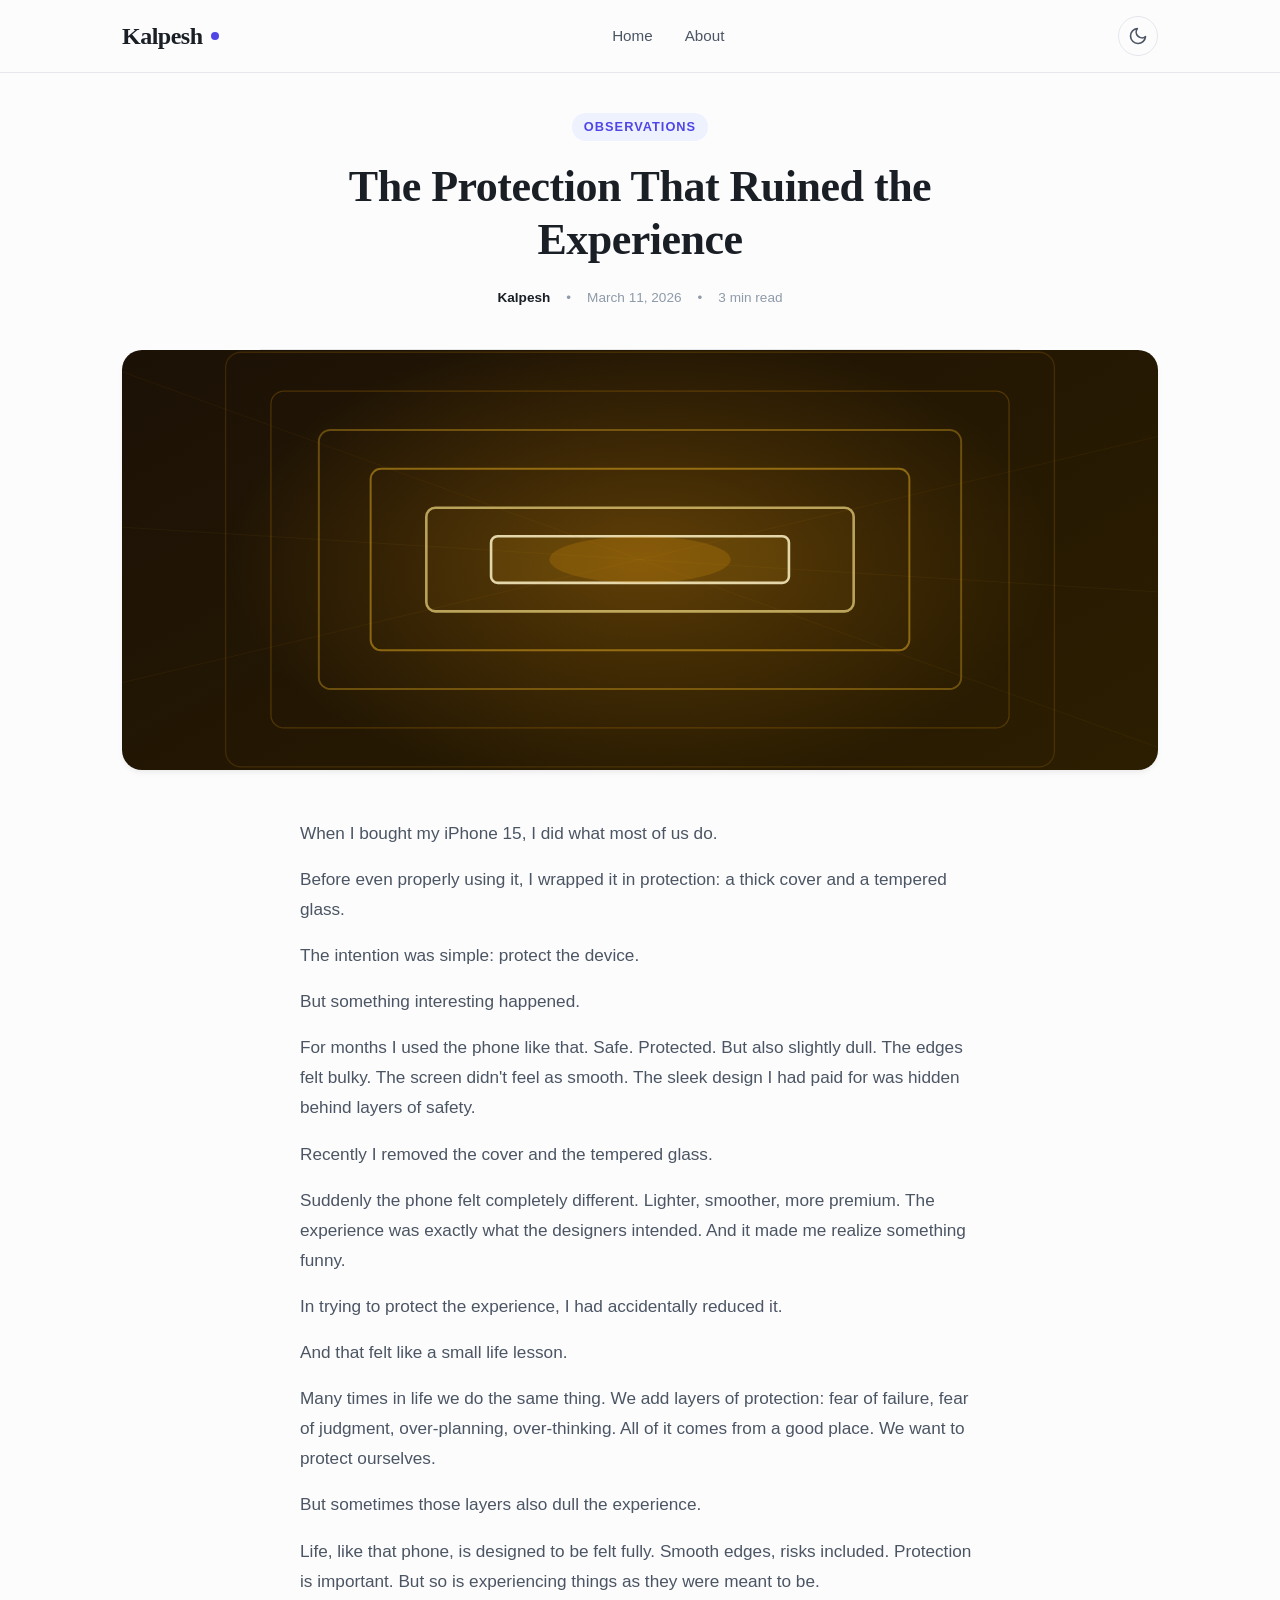
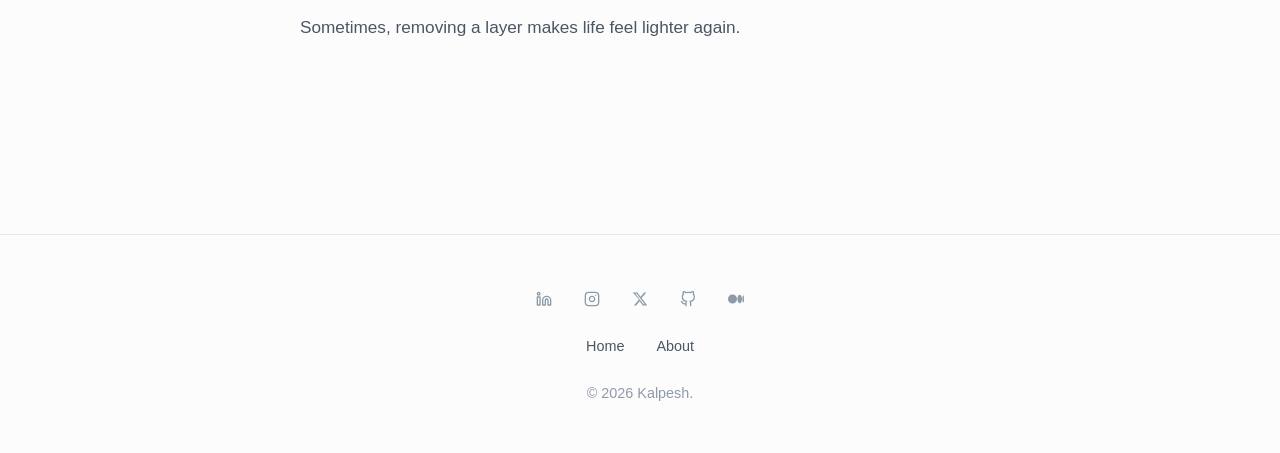
<file: posts/getting-started.html>
<!DOCTYPE html>
<html lang="en" data-theme="light">
<head>
    <meta charset="UTF-8">
    <meta name="viewport" content="width=device-width, initial-scale=1.0">
    <meta http-equiv="Content-Security-Policy" content="default-src 'self'; style-src 'self' 'unsafe-inline'; script-src 'self'; img-src 'self' data:; font-src 'self'; form-action 'self'; object-src 'none'; base-uri 'self';">
    <meta name="referrer" content="strict-origin-when-cross-origin">
    <title>The Protection That Ruined the Experience — Kalpesh Gohil</title>
    <meta name="description" content="When I bought my iPhone 15, I did what most of us do. Before even properly using it, I wrapped it in protection. A reflection on how protection can dull the very experience it's meant to guard.">
    <link rel="icon" type="image/svg+xml" href="../favicon.svg">
    <link rel="stylesheet" href="../css/style.css">
</head>
<body>

    <header>
        <div class="container nav-container">
            <a href="../index.html" class="logo" id="header-logo">
                Kalpesh<span class="logo-dot"></span>
            </a>
            <nav>
                <ul class="nav-links">
                    <li><a href="../index.html">Home</a></li>
                    <li><a href="../about.html">About</a></li>
                </ul>
            </nav>
            <div class="controls">
                <button class="theme-btn" id="theme-toggle" aria-label="Toggle theme">
                    <svg class="sun-icon" viewBox="0 0 24 24">
                        <circle cx="12" cy="12" r="5"></circle>
                        <line x1="12" y1="1" x2="12" y2="3"></line><line x1="12" y1="21" x2="12" y2="23"></line>
                        <line x1="4.22" y1="4.22" x2="5.64" y2="5.64"></line><line x1="18.36" y1="18.36" x2="19.78" y2="19.78"></line>
                        <line x1="1" y1="12" x2="3" y2="12"></line><line x1="21" y1="12" x2="23" y2="12"></line>
                        <line x1="4.22" y1="19.78" x2="5.64" y2="18.36"></line><line x1="18.36" y1="5.64" x2="19.78" y2="4.22"></line>
                    </svg>
                    <svg class="moon-icon" viewBox="0 0 24 24">
                        <path d="M21 12.79A9 9 0 1 1 11.21 3 7 7 0 0 0 21 12.79z"></path>
                    </svg>
                </button>
            </div>
        </div>
    </header>

    <main class="container">
        <article class="section" id="article-section">

            <header class="article-header">
                <span class="post-meta-tag">Observations</span>
                <h1 id="article-title">The Protection That Ruined the Experience</h1>
                <div class="meta-info">
                    <span class="meta-author">Kalpesh</span>
                    <span class="meta-dot">&bull;</span>
                    <span class="meta-date">March 11, 2026</span>
                    <span class="meta-dot">&bull;</span>
                    <span class="meta-read">3 min read</span>
                </div>
            </header>

            <div class="article-hero-img">
                <img src="../images/img-protection.svg" alt="Layered protection abstract" id="article-hero-image">
            </div>

            <div class="article-body" id="article-content">
                <p>When I bought my iPhone 15, I did what most of us do.</p>

                <p>Before even properly using it, I wrapped it in protection: a thick cover and a tempered glass.</p>

                <p>The intention was simple: protect the device.</p>

                <p>But something interesting happened.</p>

                <p>For months I used the phone like that. Safe. Protected. But also slightly dull. The edges felt bulky. The screen didn't feel as smooth. The sleek design I had paid for was hidden behind layers of safety.</p>

                <p>Recently I removed the cover and the tempered glass.</p>

                <p>Suddenly the phone felt completely different. Lighter, smoother, more premium. The experience was exactly what the designers intended. And it made me realize something funny.</p>

                <p>In trying to protect the experience, I had accidentally reduced it.</p>

                <p>And that felt like a small life lesson.</p>

                <p>Many times in life we do the same thing. We add layers of protection: fear of failure, fear of judgment, over-planning, over-thinking. All of it comes from a good place. We want to protect ourselves.</p>

                <p>But sometimes those layers also dull the experience.</p>

                <p>Life, like that phone, is designed to be felt fully. Smooth edges, risks included. Protection is important. But so is experiencing things as they were meant to be.</p>

                <p>Sometimes, removing a layer makes life feel lighter again.</p>
            </div>

        </article>
    </main>

    <footer>
        <div class="container">
            <div class="footer-social">
                <a href="https://in.linkedin.com/in/kalpesh-gohil-1b523165" target="_blank" rel="noopener" aria-label="LinkedIn">
                    <svg viewBox="0 0 24 24" fill="none" stroke="currentColor" stroke-width="2" stroke-linecap="round" stroke-linejoin="round"><path d="M16 8a6 6 0 0 1 6 6v7h-4v-7a2 2 0 0 0-2-2 2 2 0 0 0-2 2v7h-4v-7a6 6 0 0 1 6-6z"/><rect x="2" y="9" width="4" height="12"/><circle cx="4" cy="4" r="2"/></svg>
                </a>
                <a href="https://www.instagram.com/kalpeshgohil21/" target="_blank" rel="noopener" aria-label="Instagram">
                    <svg viewBox="0 0 24 24" fill="none" stroke="currentColor" stroke-width="2" stroke-linecap="round" stroke-linejoin="round"><rect x="2" y="2" width="20" height="20" rx="5" ry="5"/><path d="M16 11.37A4 4 0 1 1 12.63 8 4 4 0 0 1 16 11.37z"/><line x1="17.5" y1="6.5" x2="17.51" y2="6.5"/></svg>
                </a>
                <a href="https://x.com/kgohil2110" target="_blank" rel="noopener" aria-label="X (Twitter)">
                    <svg viewBox="0 0 24 24" fill="currentColor"><path d="M18.244 2.25h3.308l-7.227 8.26 8.502 11.24H16.17l-4.714-6.231-5.401 6.231H2.748l7.73-8.835L1.254 2.25H8.08l4.713 6.231zm-1.161 17.52h1.833L7.084 4.126H5.117z"/></svg>
                </a>
                <a href="https://github.com/kalpesh211089" target="_blank" rel="noopener" aria-label="GitHub">
                    <svg viewBox="0 0 24 24" fill="none" stroke="currentColor" stroke-width="2" stroke-linecap="round" stroke-linejoin="round"><path d="M9 19c-5 1.5-5-2.5-7-3m14 6v-3.87a3.37 3.37 0 0 0-.94-2.61c3.14-.35 6.44-1.54 6.44-7A5.44 5.44 0 0 0 20 4.77 5.07 5.07 0 0 0 19.91 1S18.73.65 16 2.48a13.38 13.38 0 0 0-7 0C6.27.65 5.09 1 5.09 1A5.07 5.07 0 0 0 5 4.77a5.44 5.44 0 0 0-1.5 3.78c0 5.42 3.3 6.61 6.44 7A3.37 3.37 0 0 0 9 18.13V22"/></svg>
                </a>
                <a href="https://medium.com/@kalpesh.gohil.21" target="_blank" rel="noopener" aria-label="Medium">
                    <svg viewBox="0 0 24 24" fill="currentColor"><path d="M13.54 12a6.8 6.8 0 0 1-6.77 6.82A6.8 6.8 0 0 1 0 12a6.8 6.8 0 0 1 6.77-6.82A6.8 6.8 0 0 1 13.54 12zm7.42 0c0 3.54-1.51 6.42-3.38 6.42-1.87 0-3.39-2.88-3.39-6.42s1.52-6.42 3.39-6.42 3.38 2.88 3.38 6.42M24 12c0 3.17-.53 5.75-1.19 5.75-.66 0-1.19-2.58-1.19-5.75s.53-5.75 1.19-5.75C23.47 6.25 24 8.83 24 12z"/></svg>
                </a>
            </div>
            <ul class="footer-links">
                <li><a href="../index.html">Home</a></li>
                <li><a href="../about.html">About</a></li>
            </ul>
            <p>&copy; 2026 Kalpesh.</p>
        </div>
    </footer>

    <script src="../js/main.js"></script>
</body>
</html>
</file>
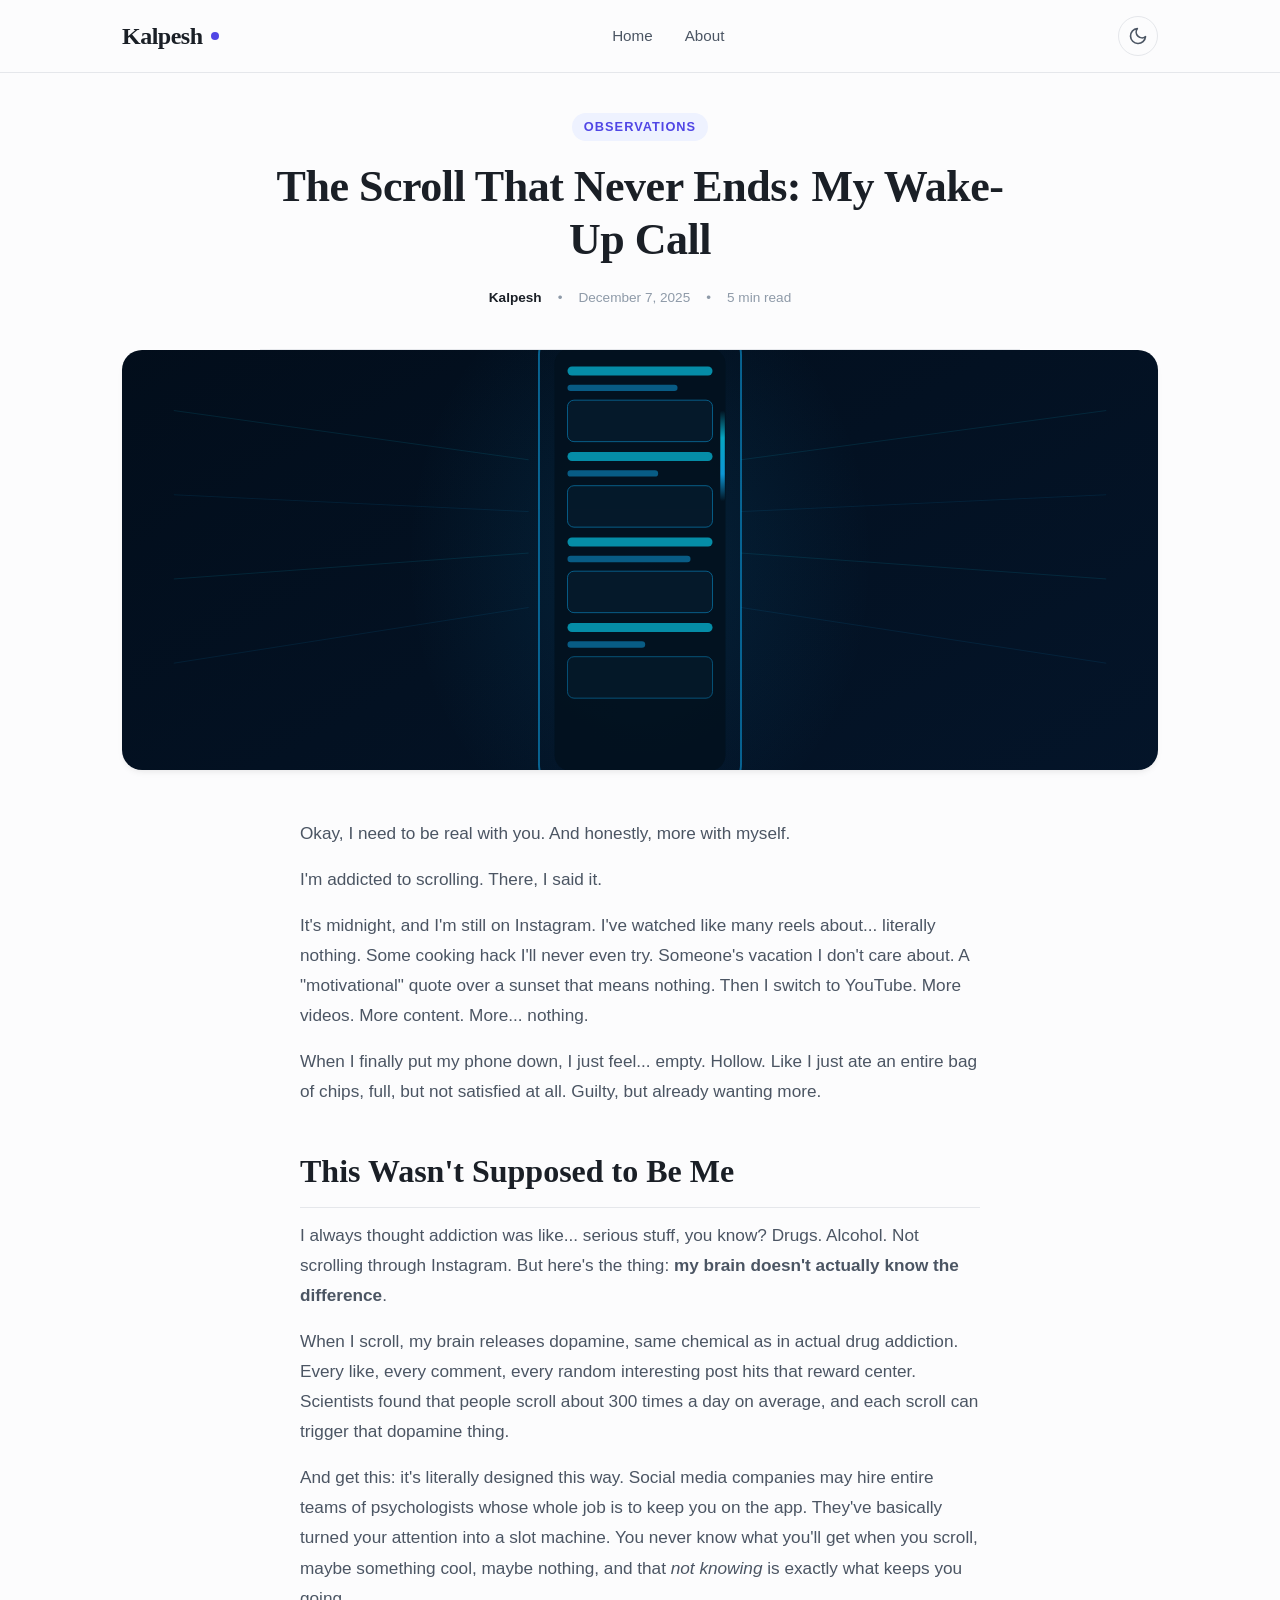
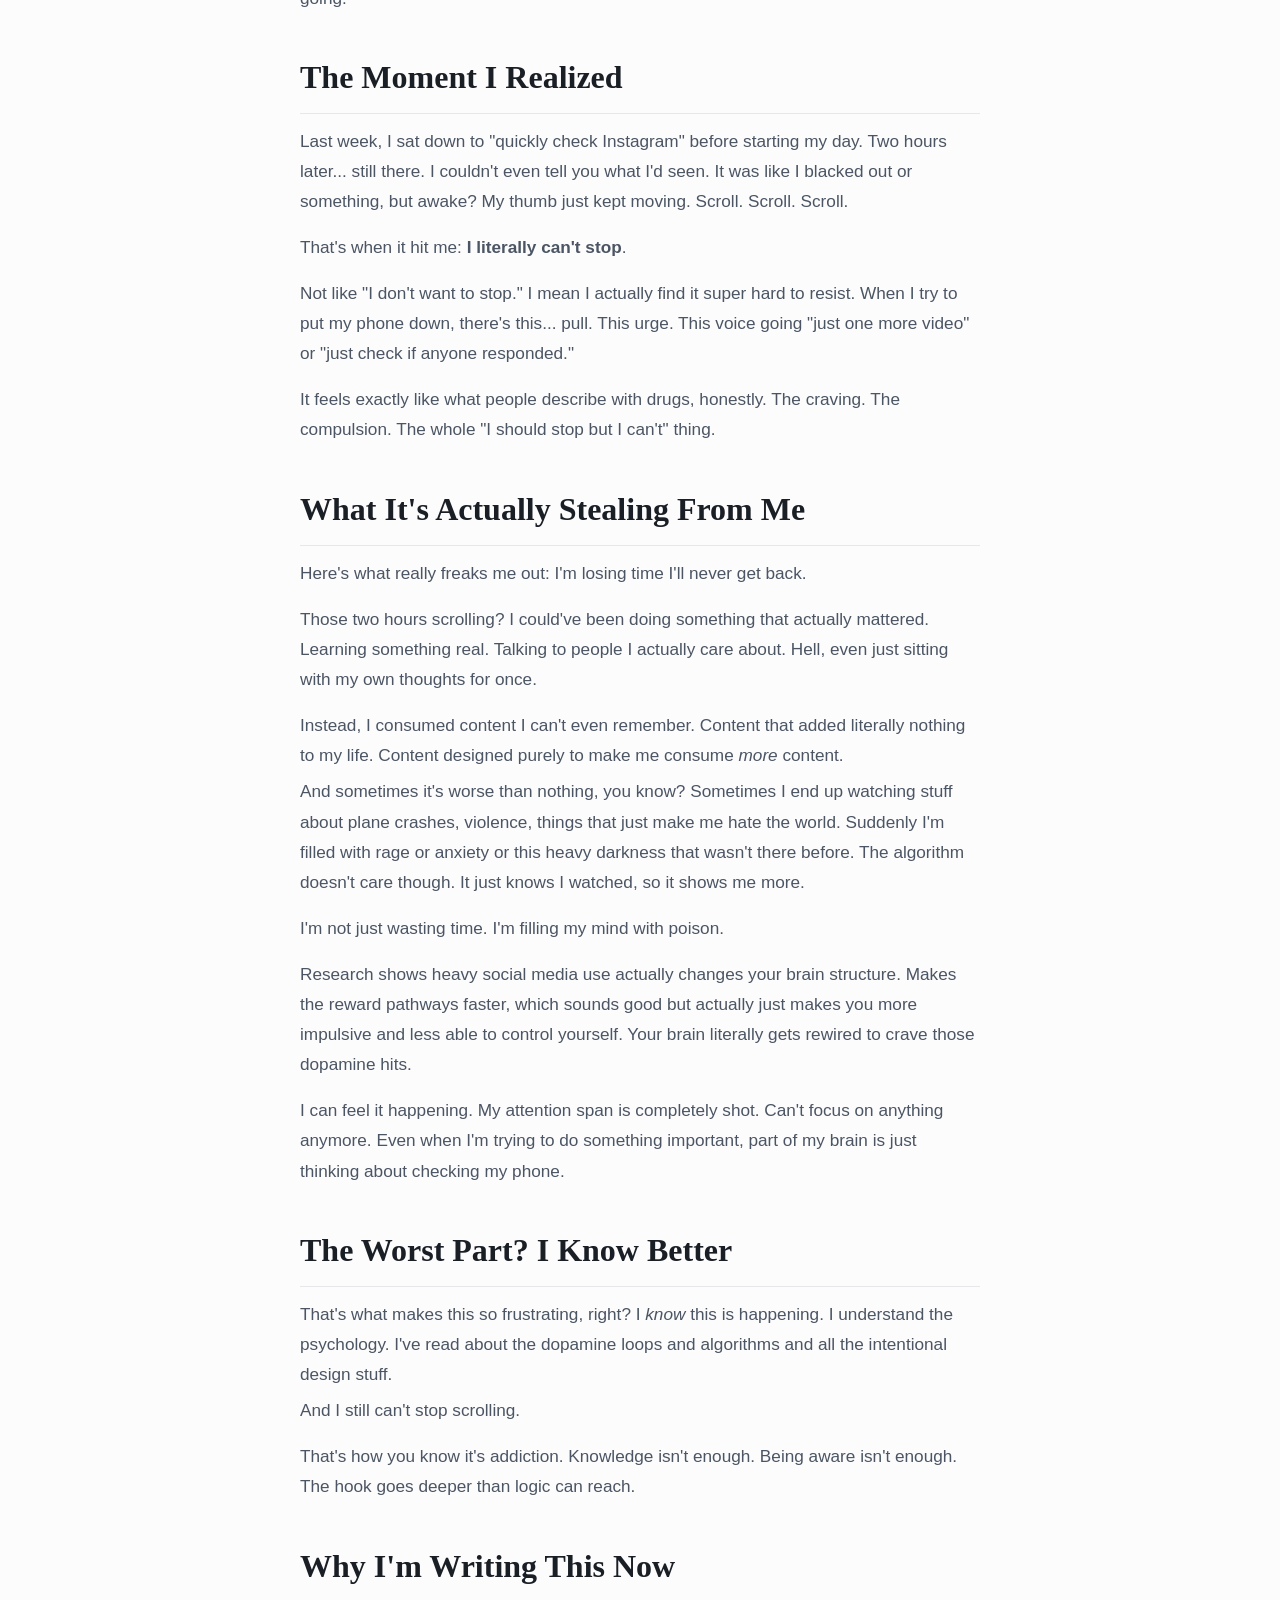
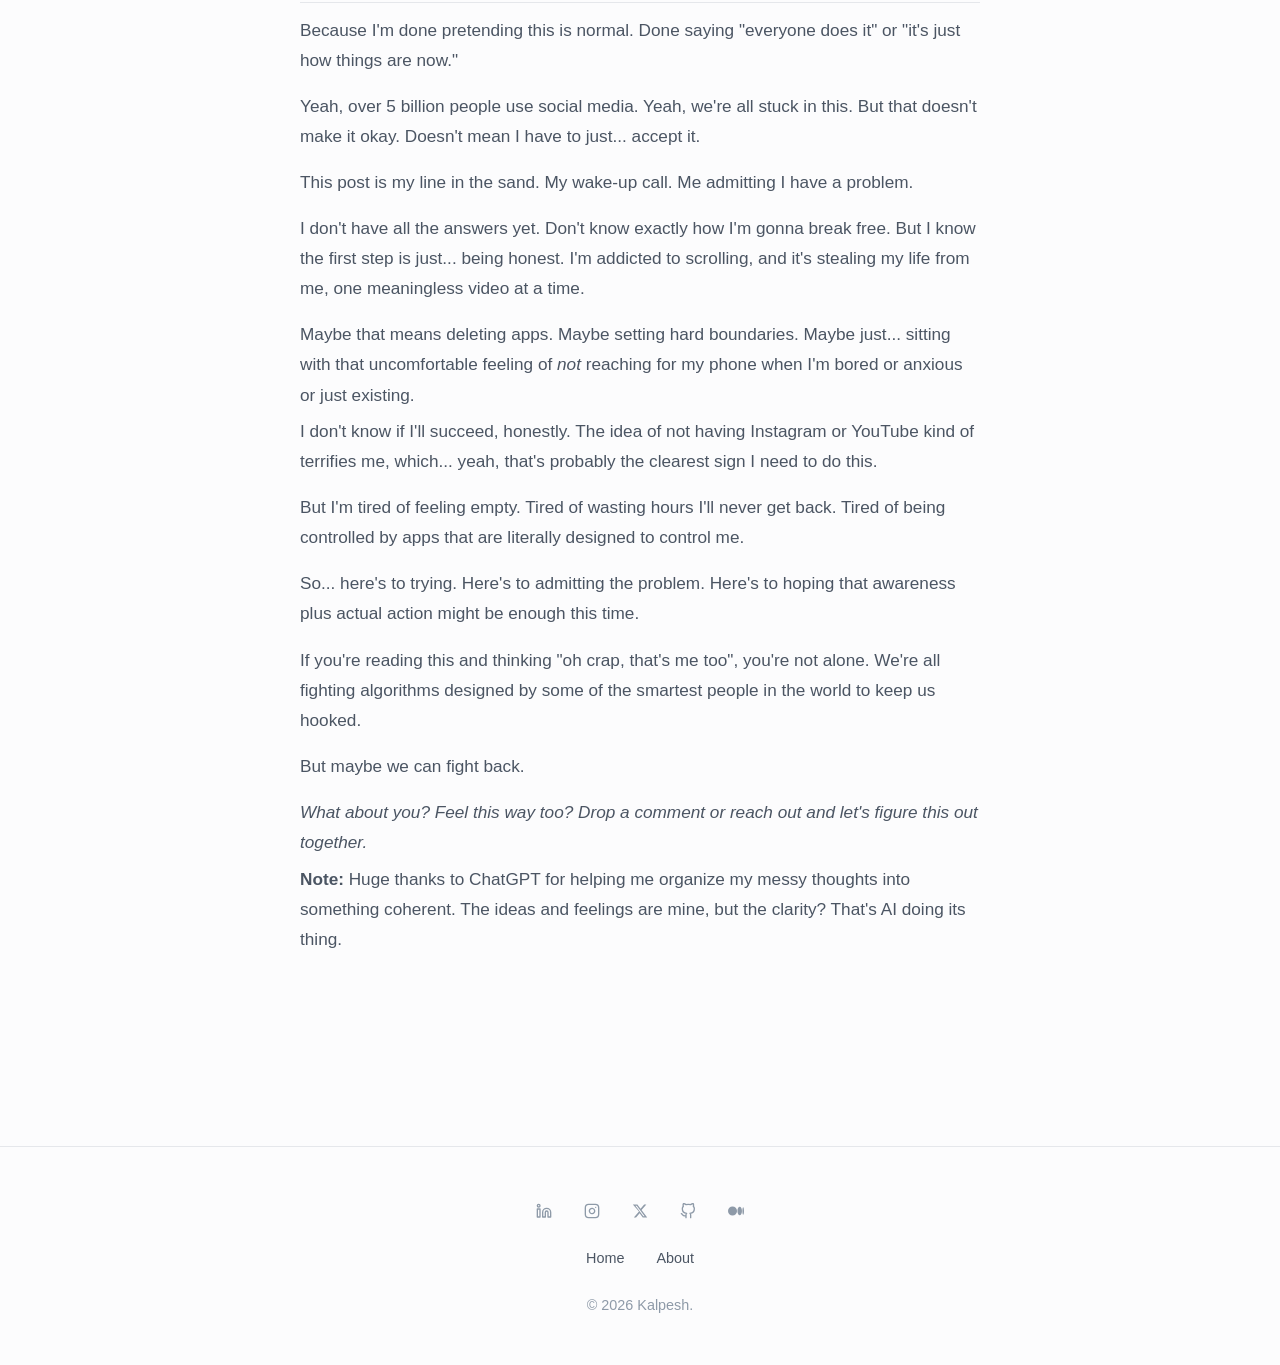
<file: posts/mindful-coding.html>
<!DOCTYPE html>
<html lang="en" data-theme="light">
<head>
    <meta charset="UTF-8">
    <meta name="viewport" content="width=device-width, initial-scale=1.0">
    <meta http-equiv="Content-Security-Policy" content="default-src 'self'; style-src 'self' 'unsafe-inline'; script-src 'self'; img-src 'self' data:; font-src 'self'; form-action 'self'; object-src 'none'; base-uri 'self';">
    <meta name="referrer" content="strict-origin-when-cross-origin">
    <title>The Scroll That Never Ends: My Wake-Up Call — Kalpesh Gohil</title>
    <meta name="description" content="I'm addicted to scrolling. Two hours on Instagram and I literally couldn't stop. A personal wake-up call about social media, dopamine, and what it's actually stealing from us.">
    <link rel="icon" type="image/svg+xml" href="../favicon.svg">
    <link rel="stylesheet" href="../css/style.css">
</head>
<body>

    <header>
        <div class="container nav-container">
            <a href="../index.html" class="logo" id="header-logo">
                Kalpesh<span class="logo-dot"></span>
            </a>
            <nav>
                <ul class="nav-links">
                    <li><a href="../index.html">Home</a></li>
                    <li><a href="../about.html">About</a></li>
                </ul>
            </nav>
            <div class="controls">
                <button class="theme-btn" id="theme-toggle" aria-label="Toggle theme">
                    <svg class="sun-icon" viewBox="0 0 24 24">
                        <circle cx="12" cy="12" r="5"></circle>
                        <line x1="12" y1="1" x2="12" y2="3"></line><line x1="12" y1="21" x2="12" y2="23"></line>
                        <line x1="4.22" y1="4.22" x2="5.64" y2="5.64"></line><line x1="18.36" y1="18.36" x2="19.78" y2="19.78"></line>
                        <line x1="1" y1="12" x2="3" y2="12"></line><line x1="21" y1="12" x2="23" y2="12"></line>
                        <line x1="4.22" y1="19.78" x2="5.64" y2="18.36"></line><line x1="18.36" y1="5.64" x2="19.78" y2="4.22"></line>
                    </svg>
                    <svg class="moon-icon" viewBox="0 0 24 24">
                        <path d="M21 12.79A9 9 0 1 1 11.21 3 7 7 0 0 0 21 12.79z"></path>
                    </svg>
                </button>
            </div>
        </div>
    </header>

    <main class="container">
        <article class="section" id="article-section">

            <header class="article-header">
                <span class="post-meta-tag">Observations</span>
                <h1 id="article-title">The Scroll That Never Ends: My Wake-Up Call</h1>
                <div class="meta-info">
                    <span class="meta-author">Kalpesh</span>
                    <span class="meta-dot">&bull;</span>
                    <span class="meta-date">December 7, 2025</span>
                    <span class="meta-dot">&bull;</span>
                    <span class="meta-read">5 min read</span>
                </div>
            </header>

            <div class="article-hero-img">
                <img src="../images/img-scroll.svg" alt="The endless scroll abstract" id="article-hero-image">
            </div>

            <div class="article-body" id="article-content">
                <p>Okay, I need to be real with you. And honestly, more with myself.</p>

                <p>I'm addicted to scrolling. There, I said it.</p>

                <p>It's midnight, and I'm still on Instagram. I've watched like many reels about... literally nothing. Some cooking hack I'll never even try. Someone's vacation I don't care about. A "motivational" quote over a sunset that means nothing. Then I switch to YouTube. More videos. More content. More... nothing.</p>

                <p>When I finally put my phone down, I just feel... empty. Hollow. Like I just ate an entire bag of chips, full, but not satisfied at all. Guilty, but already wanting more.</p>

                <h2>This Wasn't Supposed to Be Me</h2>

                <p>I always thought addiction was like... serious stuff, you know? Drugs. Alcohol. Not scrolling through Instagram. But here's the thing: <strong>my brain doesn't actually know the difference</strong>.</p>

                <p>When I scroll, my brain releases dopamine, same chemical as in actual drug addiction. Every like, every comment, every random interesting post hits that reward center. Scientists found that people scroll about 300 times a day on average, and each scroll can trigger that dopamine thing.</p>

                <p>And get this: it's literally designed this way. Social media companies may hire entire teams of psychologists whose whole job is to keep you on the app. They've basically turned your attention into a slot machine. You never know what you'll get when you scroll, maybe something cool, maybe nothing, and that <em>not knowing</em> is exactly what keeps you going.</p>

                <h2>The Moment I Realized</h2>

                <p>Last week, I sat down to "quickly check Instagram" before starting my day. Two hours later... still there. I couldn't even tell you what I'd seen. It was like I blacked out or something, but awake? My thumb just kept moving. Scroll. Scroll. Scroll.</p>

                <p>That's when it hit me: <strong>I literally can't stop</strong>.</p>

                <p>Not like "I don't want to stop." I mean I actually find it super hard to resist. When I try to put my phone down, there's this... pull. This urge. This voice going "just one more video" or "just check if anyone responded."</p>

                <p>It feels exactly like what people describe with drugs, honestly. The craving. The compulsion. The whole "I should stop but I can't" thing.</p>

                <h2>What It's Actually Stealing From Me</h2>

                <p>Here's what really freaks me out: I'm losing time I'll never get back.</p>

                <p>Those two hours scrolling? I could've been doing something that actually mattered. Learning something real. Talking to people I actually care about. Hell, even just sitting with my own thoughts for once.</p>

                <p>Instead, I consumed content I can't even remember. Content that added literally nothing to my life. Content designed purely to make me consume <em>more</em> content.</p>

                <p>And sometimes it's worse than nothing, you know? Sometimes I end up watching stuff about plane crashes, violence, things that just make me hate the world. Suddenly I'm filled with rage or anxiety or this heavy darkness that wasn't there before. The algorithm doesn't care though. It just knows I watched, so it shows me more.</p>

                <p>I'm not just wasting time. I'm filling my mind with poison.</p>

                <p>Research shows heavy social media use actually changes your brain structure. Makes the reward pathways faster, which sounds good but actually just makes you more impulsive and less able to control yourself. Your brain literally gets rewired to crave those dopamine hits.</p>

                <p>I can feel it happening. My attention span is completely shot. Can't focus on anything anymore. Even when I'm trying to do something important, part of my brain is just thinking about checking my phone.</p>

                <h2>The Worst Part? I Know Better</h2>

                <p>That's what makes this so frustrating, right? I <em>know</em> this is happening. I understand the psychology. I've read about the dopamine loops and algorithms and all the intentional design stuff.</p>

                <p>And I still can't stop scrolling.</p>

                <p>That's how you know it's addiction. Knowledge isn't enough. Being aware isn't enough. The hook goes deeper than logic can reach.</p>

                <h2>Why I'm Writing This Now</h2>

                <p>Because I'm done pretending this is normal. Done saying "everyone does it" or "it's just how things are now."</p>

                <p>Yeah, over 5 billion people use social media. Yeah, we're all stuck in this. But that doesn't make it okay. Doesn't mean I have to just... accept it.</p>

                <p>This post is my line in the sand. My wake-up call. Me admitting I have a problem.</p>

                <p>I don't have all the answers yet. Don't know exactly how I'm gonna break free. But I know the first step is just... being honest. I'm addicted to scrolling, and it's stealing my life from me, one meaningless video at a time.</p>

                <p>Maybe that means deleting apps. Maybe setting hard boundaries. Maybe just... sitting with that uncomfortable feeling of <em>not</em> reaching for my phone when I'm bored or anxious or just existing.</p>

                <p>I don't know if I'll succeed, honestly. The idea of not having Instagram or YouTube kind of terrifies me, which... yeah, that's probably the clearest sign I need to do this.</p>

                <p>But I'm tired of feeling empty. Tired of wasting hours I'll never get back. Tired of being controlled by apps that are literally designed to control me.</p>

                <p>So... here's to trying. Here's to admitting the problem. Here's to hoping that awareness plus actual action might be enough this time.</p>

                <p>If you're reading this and thinking "oh crap, that's me too", you're not alone. We're all fighting algorithms designed by some of the smartest people in the world to keep us hooked.</p>

                <p>But maybe we can fight back.</p>

                <p><em>What about you? Feel this way too? Drop a comment or reach out and let's figure this out together.</em></p>

                <p><strong>Note:</strong> Huge thanks to ChatGPT for helping me organize my messy thoughts into something coherent. The ideas and feelings are mine, but the clarity? That's AI doing its thing.</p>
            </div>

        </article>
    </main>

    <footer>
        <div class="container">
            <div class="footer-social">
                <a href="https://in.linkedin.com/in/kalpesh-gohil-1b523165" target="_blank" rel="noopener" aria-label="LinkedIn">
                    <svg viewBox="0 0 24 24" fill="none" stroke="currentColor" stroke-width="2" stroke-linecap="round" stroke-linejoin="round"><path d="M16 8a6 6 0 0 1 6 6v7h-4v-7a2 2 0 0 0-2-2 2 2 0 0 0-2 2v7h-4v-7a6 6 0 0 1 6-6z"/><rect x="2" y="9" width="4" height="12"/><circle cx="4" cy="4" r="2"/></svg>
                </a>
                <a href="https://www.instagram.com/kalpeshgohil21/" target="_blank" rel="noopener" aria-label="Instagram">
                    <svg viewBox="0 0 24 24" fill="none" stroke="currentColor" stroke-width="2" stroke-linecap="round" stroke-linejoin="round"><rect x="2" y="2" width="20" height="20" rx="5" ry="5"/><path d="M16 11.37A4 4 0 1 1 12.63 8 4 4 0 0 1 16 11.37z"/><line x1="17.5" y1="6.5" x2="17.51" y2="6.5"/></svg>
                </a>
                <a href="https://x.com/kgohil2110" target="_blank" rel="noopener" aria-label="X (Twitter)">
                    <svg viewBox="0 0 24 24" fill="currentColor"><path d="M18.244 2.25h3.308l-7.227 8.26 8.502 11.24H16.17l-4.714-6.231-5.401 6.231H2.748l7.73-8.835L1.254 2.25H8.08l4.713 6.231zm-1.161 17.52h1.833L7.084 4.126H5.117z"/></svg>
                </a>
                <a href="https://github.com/kalpesh211089" target="_blank" rel="noopener" aria-label="GitHub">
                    <svg viewBox="0 0 24 24" fill="none" stroke="currentColor" stroke-width="2" stroke-linecap="round" stroke-linejoin="round"><path d="M9 19c-5 1.5-5-2.5-7-3m14 6v-3.87a3.37 3.37 0 0 0-.94-2.61c3.14-.35 6.44-1.54 6.44-7A5.44 5.44 0 0 0 20 4.77 5.07 5.07 0 0 0 19.91 1S18.73.65 16 2.48a13.38 13.38 0 0 0-7 0C6.27.65 5.09 1 5.09 1A5.07 5.07 0 0 0 5 4.77a5.44 5.44 0 0 0-1.5 3.78c0 5.42 3.3 6.61 6.44 7A3.37 3.37 0 0 0 9 18.13V22"/></svg>
                </a>
                <a href="https://medium.com/@kalpesh.gohil.21" target="_blank" rel="noopener" aria-label="Medium">
                    <svg viewBox="0 0 24 24" fill="currentColor"><path d="M13.54 12a6.8 6.8 0 0 1-6.77 6.82A6.8 6.8 0 0 1 0 12a6.8 6.8 0 0 1 6.77-6.82A6.8 6.8 0 0 1 13.54 12zm7.42 0c0 3.54-1.51 6.42-3.38 6.42-1.87 0-3.39-2.88-3.39-6.42s1.52-6.42 3.39-6.42 3.38 2.88 3.38 6.42M24 12c0 3.17-.53 5.75-1.19 5.75-.66 0-1.19-2.58-1.19-5.75s.53-5.75 1.19-5.75C23.47 6.25 24 8.83 24 12z"/></svg>
                </a>
            </div>
            <ul class="footer-links">
                <li><a href="../index.html">Home</a></li>
                <li><a href="../about.html">About</a></li>
            </ul>
            <p>&copy; 2026 Kalpesh.</p>
        </div>
    </footer>

    <script src="../js/main.js"></script>
</body>
</html>
</file>
<file: css/style.css>
/* 
   Central Stylesheet for Personal Blog
   Features: Light & Dark Theme, Fluid Typography, Micro-animations, and Modern Clean Layout
*/

/* --- Google Fonts --- */
@import url('https://fonts.googleapis.com/css2?family=Inter:wght@300;400;500;600;700;800&family=Playfair+Display:ital,wght@0,600;0,700;1,400&display=swap');

/* --- Design Tokens (CSS Variables) --- */
:root {
    /* Fonts */
    --font-sans: 'Inter', -apple-system, BlinkMacSystemFont, "Segoe UI", Roboto, Helvetica, Arial, sans-serif;
    --font-serif: 'Playfair Display', Georgia, Cambria, "Times New Roman", Times, serif;

    /* Light Theme Palette */
    --bg-primary: #fcfcfd;
    --bg-secondary: #f4f5f6;
    --bg-card: #ffffff;
    --text-primary: #1a1f26;
    --text-secondary: #4b5563;
    --text-muted: #8e9aa8;
    --accent: #5046e5;
    --accent-hover: #3b31c4;
    --accent-light: #eef2ff;
    --border-color: #e5e7eb;
    --shadow: 0 4px 6px -1px rgba(0, 0, 0, 0.05), 0 2px 4px -1px rgba(0, 0, 0, 0.03);
    --shadow-hover: 0 20px 25px -5px rgba(0, 0, 0, 0.1), 0 10px 10px -5px rgba(0, 0, 0, 0.04);
    
    /* Layout Constants */
    --radius-sm: 8px;
    --radius-md: 12px;
    --radius-lg: 20px;
    --transition-speed: 0.3s;
    --transition-curve: cubic-bezier(0.16, 1, 0.3, 1);
}

/* Dark Theme Palette overrides */
[data-theme="dark"] {
    --bg-primary: #0a0e17;
    --bg-secondary: #131924;
    --bg-card: #182030;
    --text-primary: #f3f4f6;
    --text-secondary: #9ca3af;
    --text-muted: #6b7280;
    --accent: #818cf8;
    --accent-hover: #6366f1;
    --accent-light: #1e2238;
    --border-color: #242f41;
    --shadow: 0 4px 6px -1px rgba(0, 0, 0, 0.3), 0 2px 4px -1px rgba(0, 0, 0, 0.2);
    --shadow-hover: 0 20px 25px -5px rgba(0, 0, 0, 0.5), 0 10px 10px -5px rgba(0, 0, 0, 0.3);
}

/* --- Base & Reset Styles --- */
html {
    scroll-padding-top: 5rem;
}

* {
    margin: 0;
    padding: 0;
    box-sizing: border-box;
}

body {
    background-color: var(--bg-primary);
    color: var(--text-primary);
    font-family: var(--font-sans);
    line-height: 1.6;
    transition: background-color var(--transition-speed) var(--transition-curve), 
                color var(--transition-speed) var(--transition-curve);
    -webkit-font-smoothing: antialiased;
    overflow-x: hidden;
}

a {
    color: inherit;
    text-decoration: none;
    transition: color var(--transition-speed) var(--transition-curve);
}

img {
    max-width: 100%;
    height: auto;
    display: block;
}

/* --- Layout Structure --- */
.container {
    max-width: 1100px;
    margin: 0 auto;
    padding: 0 2rem;
}

.section {
    padding: 5rem 0;
}

/* --- Header & Navigation --- */
header {
    position: sticky;
    top: 0;
    z-index: 100;
    background-color: var(--bg-primary);
    backdrop-filter: blur(12px);
    -webkit-backdrop-filter: blur(12px);
    border-bottom: 1px solid var(--border-color);
    transition: background-color var(--transition-speed), border-color var(--transition-speed);
}

/* Re-apply background color correctly with alpha using RGB variable if needed, or simply fallback to variable */
header.sticky-scrolled {
    box-shadow: var(--shadow);
}

.nav-container {
    display: flex;
    justify-content: space-between;
    align-items: center;
    height: 4.5rem;
}

.logo {
    font-family: var(--font-serif);
    font-size: 1.5rem;
    font-weight: 700;
    letter-spacing: -0.5px;
    display: flex;
    align-items: center;
    gap: 0.5rem;
}

.logo-dot {
    width: 8px;
    height: 8px;
    background-color: var(--accent);
    border-radius: 50%;
    display: inline-block;
}

.nav-links {
    display: flex;
    align-items: center;
    gap: 2rem;
    list-style: none;
}

.nav-links a {
    font-size: 0.95rem;
    font-weight: 500;
    color: var(--text-secondary);
    position: relative;
    padding: 0.25rem 0;
}

.nav-links a:hover, 
.nav-links a.active {
    color: var(--text-primary);
}

.nav-links a::after {
    content: '';
    position: absolute;
    bottom: 0;
    left: 0;
    width: 0;
    height: 2px;
    background-color: var(--accent);
    transition: width var(--transition-speed) var(--transition-curve);
}

.nav-links a:hover::after, 
.nav-links a.active::after {
    width: 100%;
}

.controls {
    display: flex;
    align-items: center;
    gap: 1rem;
}

/* Theme Toggle Button */
.theme-btn {
    background: none;
    border: 1px solid var(--border-color);
    color: var(--text-secondary);
    cursor: pointer;
    width: 2.5rem;
    height: 2.5rem;
    border-radius: 50%;
    display: flex;
    align-items: center;
    justify-content: center;
    transition: all var(--transition-speed) var(--transition-curve);
}

.theme-btn:hover {
    color: var(--text-primary);
    border-color: var(--text-primary);
    background-color: var(--bg-secondary);
}

.theme-btn svg {
    width: 1.25rem;
    height: 1.25rem;
    fill: none;
    stroke: currentColor;
    stroke-width: 2;
    stroke-linecap: round;
    stroke-linejoin: round;
}

.theme-btn .sun-icon {
    display: none;
}

[data-theme="dark"] .theme-btn .moon-icon {
    display: none;
}

[data-theme="dark"] .theme-btn .sun-icon {
    display: block;
}

/* Mobile Menu Toggle */
.menu-toggle {
    display: none;
    background: none;
    border: none;
    cursor: pointer;
    color: var(--text-primary);
    padding: 0.5rem;
}

/* --- Hero Section (Featured Post) --- */
.hero-wrapper {
    display: grid;
    grid-template-columns: 1.2fr 1fr;
    gap: 3.5rem;
    align-items: center;
}

.hero-img-box {
    border-radius: var(--radius-lg);
    overflow: hidden;
    box-shadow: var(--shadow);
    transition: transform var(--transition-speed) var(--transition-curve);
}

.hero-img-box img {
    width: 100%;
    height: 400px;
    object-fit: cover;
    transition: transform 0.6s var(--transition-curve);
}

.hero-img-box:hover img {
    transform: scale(1.03);
}

.post-meta-tag {
    display: inline-block;
    padding: 0.25rem 0.75rem;
    background-color: var(--accent-light);
    color: var(--accent);
    border-radius: 50px;
    font-size: 0.8rem;
    font-weight: 600;
    text-transform: uppercase;
    letter-spacing: 1px;
    margin-bottom: 1.25rem;
}

.hero-content h1 {
    font-family: var(--font-serif);
    font-size: 2.75rem;
    line-height: 1.2;
    font-weight: 700;
    margin-bottom: 1rem;
    letter-spacing: -0.5px;
}

.hero-content h1 a:hover {
    color: var(--accent);
}

.hero-content p {
    color: var(--text-secondary);
    font-size: 1.1rem;
    margin-bottom: 1.5rem;
}

.meta-info {
    display: flex;
    align-items: center;
    gap: 1rem;
    font-size: 0.85rem;
    color: var(--text-muted);
}

.meta-author {
    font-weight: 600;
    color: var(--text-primary);
}

/* --- Grid Section (Recent Posts) --- */
.section-title-wrap {
    display: flex;
    justify-content: space-between;
    align-items: flex-end;
    margin-bottom: 3rem;
    border-bottom: 1px solid var(--border-color);
    padding-bottom: 1rem;
}

.section-title {
    font-family: var(--font-serif);
    font-size: 2rem;
    font-weight: 700;
    position: relative;
}

.posts-grid {
    display: grid;
    grid-template-columns: repeat(2, 1fr);
    gap: 3rem;
}

.post-card {
    display: flex;
    flex-direction: column;
    background-color: var(--bg-card);
    border: 1px solid var(--border-color);
    border-radius: var(--radius-md);
    overflow: hidden;
    box-shadow: var(--shadow);
    transition: all var(--transition-speed) var(--transition-curve);
}

.post-card:hover {
    transform: translateY(-8px);
    box-shadow: var(--shadow-hover);
    border-color: transparent;
}

.card-img-box {
    overflow: hidden;
    height: 240px;
    position: relative;
}

.card-img-box img {
    width: 100%;
    height: 100%;
    object-fit: cover;
    transition: transform 0.5s var(--transition-curve);
}

.post-card:hover .card-img-box img {
    transform: scale(1.05);
}

.card-body {
    padding: 2rem;
    display: flex;
    flex-direction: column;
    flex-grow: 1;
}

.card-body h3 {
    font-family: var(--font-sans);
    font-size: 1.35rem;
    font-weight: 700;
    line-height: 1.3;
    margin-bottom: 0.75rem;
}

.card-body h3 a:hover {
    color: var(--accent);
}

.card-body p {
    color: var(--text-secondary);
    font-size: 0.95rem;
    margin-bottom: 1.5rem;
    flex-grow: 1;
}

/* --- About Page Layout --- */
.about-wrapper {
    display: grid;
    grid-template-columns: 1fr 1.5fr;
    gap: 4rem;
    align-items: flex-start;
}

.about-img-box {
    border-radius: var(--radius-lg);
    overflow: hidden;
    box-shadow: var(--shadow);
    position: sticky;
    top: 6rem;
}

.about-content h2 {
    font-family: var(--font-serif);
    font-size: 2.5rem;
    margin-bottom: 1.5rem;
}

.about-content p {
    color: var(--text-secondary);
    font-size: 1.1rem;
    margin-bottom: 1.5rem;
}

.social-links {
    display: flex;
    gap: 0.75rem;
    margin: 1.75rem 0 0.5rem 0;
}

.social-links a {
    display: flex;
    align-items: center;
    justify-content: center;
    width: 2.5rem;
    height: 2.5rem;
    border-radius: 50%;
    border: 1px solid var(--border-color);
    color: var(--text-secondary);
    transition: all var(--transition-speed) var(--transition-curve);
}

.social-links a:hover {
    color: var(--accent);
    border-color: var(--accent);
    background-color: var(--accent-light);
    transform: translateY(-2px);
}

.social-links svg {
    width: 1.1rem;
    height: 1.1rem;
}

.about-stats {
    display: grid;
    grid-template-columns: repeat(auto-fit, minmax(130px, 1fr));
    gap: 2rem;
    margin-top: 2.5rem;
    border-top: 1px solid var(--border-color);
    padding-top: 2rem;
}

.stat-item h4 {
    font-size: 2rem;
    font-weight: 800;
    color: var(--accent);
}

.stat-item p {
    font-size: 0.9rem;
    color: var(--text-muted);
    margin-top: 0.25rem;
}

/* --- Post Article Page --- */
#article-section {
    padding-top: 2.5rem;
    padding-bottom: 5rem;
}

.article-header {
    text-align: center;
    padding: 0 0 2.5rem 0;
    max-width: 760px;
    margin: 0 auto;
}

.article-header h1 {
    font-family: var(--font-serif);
    font-size: 2.75rem;
    line-height: 1.2;
    margin-bottom: 1.25rem;
    letter-spacing: -0.5px;
}

.article-header .meta-info {
    justify-content: center;
}

.article-hero-img {
    border-radius: var(--radius-lg);
    overflow: hidden;
    box-shadow: var(--shadow);
    margin-bottom: 3rem;
}

.article-hero-img img {
    width: 100%;
    max-height: 420px;
    object-fit: cover;
}

.article-body {
    max-width: 680px;
    margin: 0 auto;
    font-size: 1.075rem;
    line-height: 1.75;
    color: var(--text-secondary);
}

.article-body p {
    margin-bottom: 1rem;
}

.article-body p + p {
    margin-top: 0;
}

.article-body p:has(em):not(:has(strong)) {
    margin-bottom: 0.4rem;
}

.article-body h2,
.article-body h3 {
    color: var(--text-primary);
    font-weight: 700;
    margin-top: 2.25rem;
    margin-bottom: 0.75rem;
}

.article-body h2 {
    font-family: var(--font-serif);
    font-size: 2rem;
    border-bottom: 1px solid var(--border-color);
    padding-bottom: 0.5rem;
}

.article-body h3 {
    font-size: 1.5rem;
}

.article-body blockquote {
    font-family: var(--font-serif);
    font-style: italic;
    font-size: 1.35rem;
    border-left: 4px solid var(--accent);
    padding-left: 1.5rem;
    margin: 2.5rem 0;
    color: var(--text-primary);
}

.article-body pre {
    background-color: var(--bg-secondary);
    padding: 1.5rem;
    border-radius: var(--radius-sm);
    overflow-x: auto;
    font-size: 0.95rem;
    border: 1px solid var(--border-color);
    margin: 2rem 0;
}

.article-body code {
    font-family: ui-monospace, SFMono-Regular, Menlo, Monaco, Consolas, monospace;
    font-size: 0.9em;
    background-color: var(--bg-secondary);
    padding: 0.15rem 0.35rem;
    border-radius: 4px;
}

.article-body pre code {
    background: none;
    padding: 0;
    font-size: inherit;
}

.article-body ul, 
.article-body ol {
    margin-bottom: 1.75rem;
    padding-left: 1.5rem;
}

.article-body li {
    margin-bottom: 0.5rem;
}

/* --- Footer & Newsletter --- */
.newsletter-section {
    background-color: var(--bg-secondary);
    border-radius: var(--radius-lg);
    padding: 4rem;
    text-align: center;
    max-width: 800px;
    margin: 4rem auto 0 auto;
    border: 1px solid var(--border-color);
}

.newsletter-section h3 {
    font-family: var(--font-serif);
    font-size: 1.75rem;
    margin-bottom: 0.75rem;
}

.newsletter-section p {
    color: var(--text-secondary);
    margin-bottom: 1.75rem;
    max-width: 500px;
    margin-left: auto;
    margin-right: auto;
}

.newsletter-form {
    display: flex;
    gap: 0.75rem;
    max-width: 500px;
    margin: 0 auto;
}

.newsletter-input {
    flex-grow: 1;
    padding: 0.8rem 1.2rem;
    border-radius: var(--radius-sm);
    border: 1px solid var(--border-color);
    background-color: var(--bg-primary);
    color: var(--text-primary);
    font-family: var(--font-sans);
    font-size: 0.95rem;
    transition: all var(--transition-speed) var(--transition-curve);
}

.newsletter-input:focus {
    outline: none;
    border-color: var(--accent);
    box-shadow: 0 0 0 3px rgba(80, 70, 229, 0.15);
}

.btn-primary {
    background-color: var(--accent);
    color: #ffffff;
    border: none;
    padding: 0.8rem 1.75rem;
    border-radius: var(--radius-sm);
    font-weight: 600;
    cursor: pointer;
    font-family: var(--font-sans);
    font-size: 0.95rem;
    transition: background-color var(--transition-speed) var(--transition-curve),
                transform var(--transition-speed) var(--transition-curve);
}

.btn-primary:hover {
    background-color: var(--accent-hover);
    transform: translateY(-1px);
}

footer {
    border-top: 1px solid var(--border-color);
    padding: 3rem 0;
    margin-top: 6rem;
    text-align: center;
    color: var(--text-muted);
    font-size: 0.9rem;
}

.footer-links {
    display: flex;
    justify-content: center;
    gap: 2rem;
    list-style: none;
    margin-bottom: 1.5rem;
}

.footer-links a {
    color: var(--text-secondary);
}

.footer-links a:hover {
    color: var(--text-primary);
}

.footer-social {
    display: flex;
    justify-content: center;
    gap: 1rem;
    margin-bottom: 1.25rem;
}

.footer-social a {
    display: flex;
    align-items: center;
    justify-content: center;
    width: 2rem;
    height: 2rem;
    border-radius: 50%;
    color: var(--text-muted);
    transition: color var(--transition-speed) var(--transition-curve),
                transform var(--transition-speed) var(--transition-curve);
}

.footer-social a:hover {
    color: var(--text-primary);
    transform: translateY(-2px);
}

.footer-social svg {
    width: 1rem;
    height: 1rem;
}

/* --- Responsive Adaptations --- */
@media (max-width: 900px) {
    .hero-wrapper {
        grid-template-columns: 1fr;
        gap: 2rem;
    }
    
    .hero-img-box img {
        height: 300px;
    }
    
    .posts-grid {
        grid-template-columns: 1fr;
        gap: 2.5rem;
    }
    
    .about-wrapper {
        grid-template-columns: 1fr;
        gap: 2.5rem;
    }
    
    .about-img-box {
        position: relative;
        top: 0;
        max-width: 400px;
        margin: 0 auto;
    }
}

@media (max-width: 600px) {
    .container {
        padding: 0 1.25rem;
    }
    
    .section {
        padding: 3.5rem 0;
    }
    
    .hero-content h1 {
        font-size: 2.2rem;
    }
    
    .article-header h1 {
        font-size: 2.4rem;
    }
    
    .newsletter-section {
        padding: 2rem;
    }
    
    .newsletter-form {
        flex-direction: column;
    }
    
    .nav-links {
        display: none; /* In a production layout, we can build a mobile menu toggle toggle */
    }
    
    .menu-toggle {
        display: block;
    }
}
</file>
